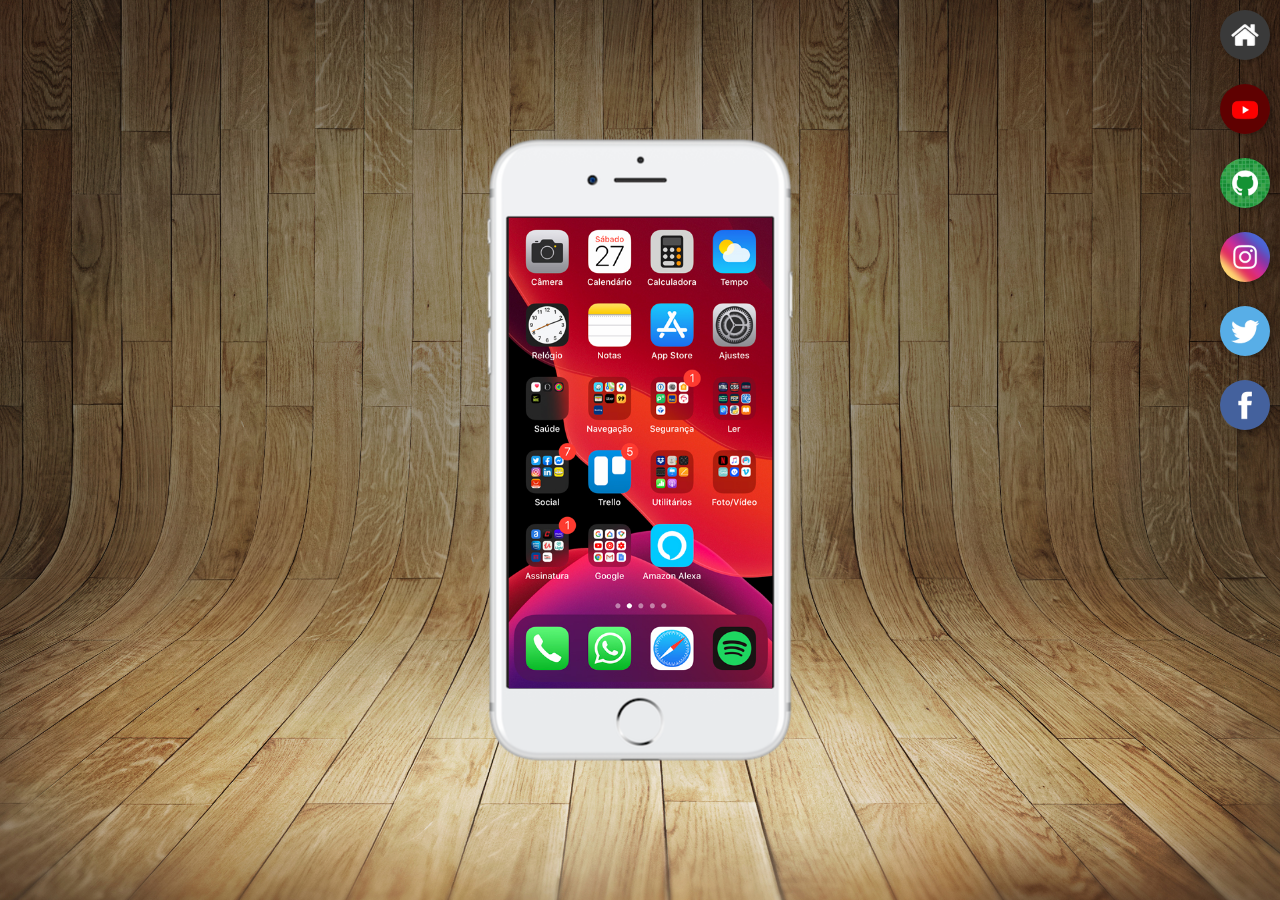
<file: index.html>
<!DOCTYPE html>
<html lang="pt-br">
<head>
    <meta charset="UTF-8">
    <meta name="viewport" content="width=device-width, initial-scale=1.0">
    <link rel="stylesheet" href="estilo/style.css">
    <link rel="shortcut icon" href="image/favicon.ico" type="image/x-icon">
    <title>Projeto Social</title>
</head>
<body>
    <main>

        <section id="telefone">
            <iframe src="home.html" name="tela" id="tela" frameborder="0"></iframe>
        </section>

        <section id="redes-sociais">
            <a href="home.html" target="tela"> <img src="image/logo-home.jpg" alt="Home"></a><br>

            <a href="youtube.html" target="tela"> <img src="image/logo-youtube.jpg" alt="Youtube"></a> <br>

            <a href="github.html" target="tela"> <img src="image/logo-github.jpg" alt="GitHub"></a> <br>

            <a href="instagram.html" target="tela"> <img src="image/logo-instagram.jpg" alt="Instagram"></a> <br>

            <a href="twitter.html" target="tela"> <img src="image/logo-twitter.jpg" alt="Twitter"></a> <br>

            <a href="facebook.html" target="tela"> <img src="image/logo-facebook.jpg" alt="Facebook"></a> <br>
        </section>

    </main>
</body>
</html>
</file>
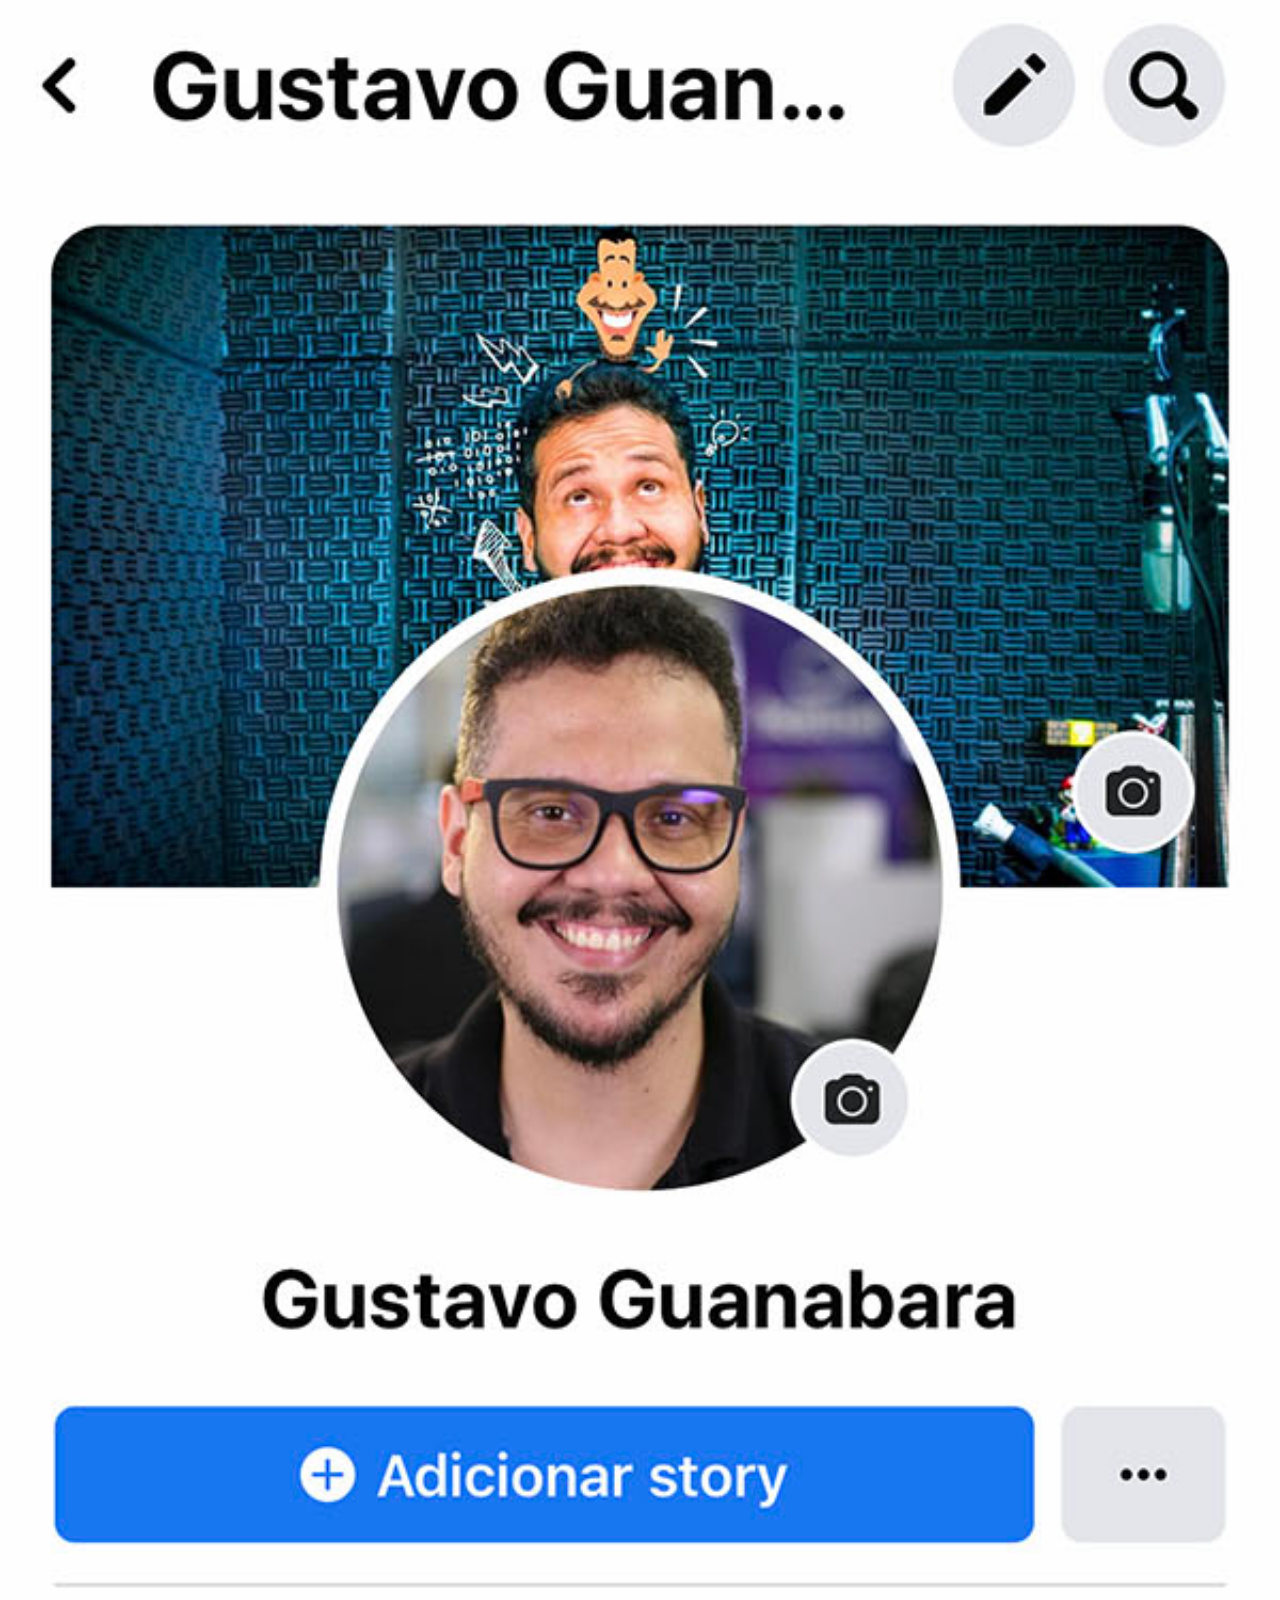
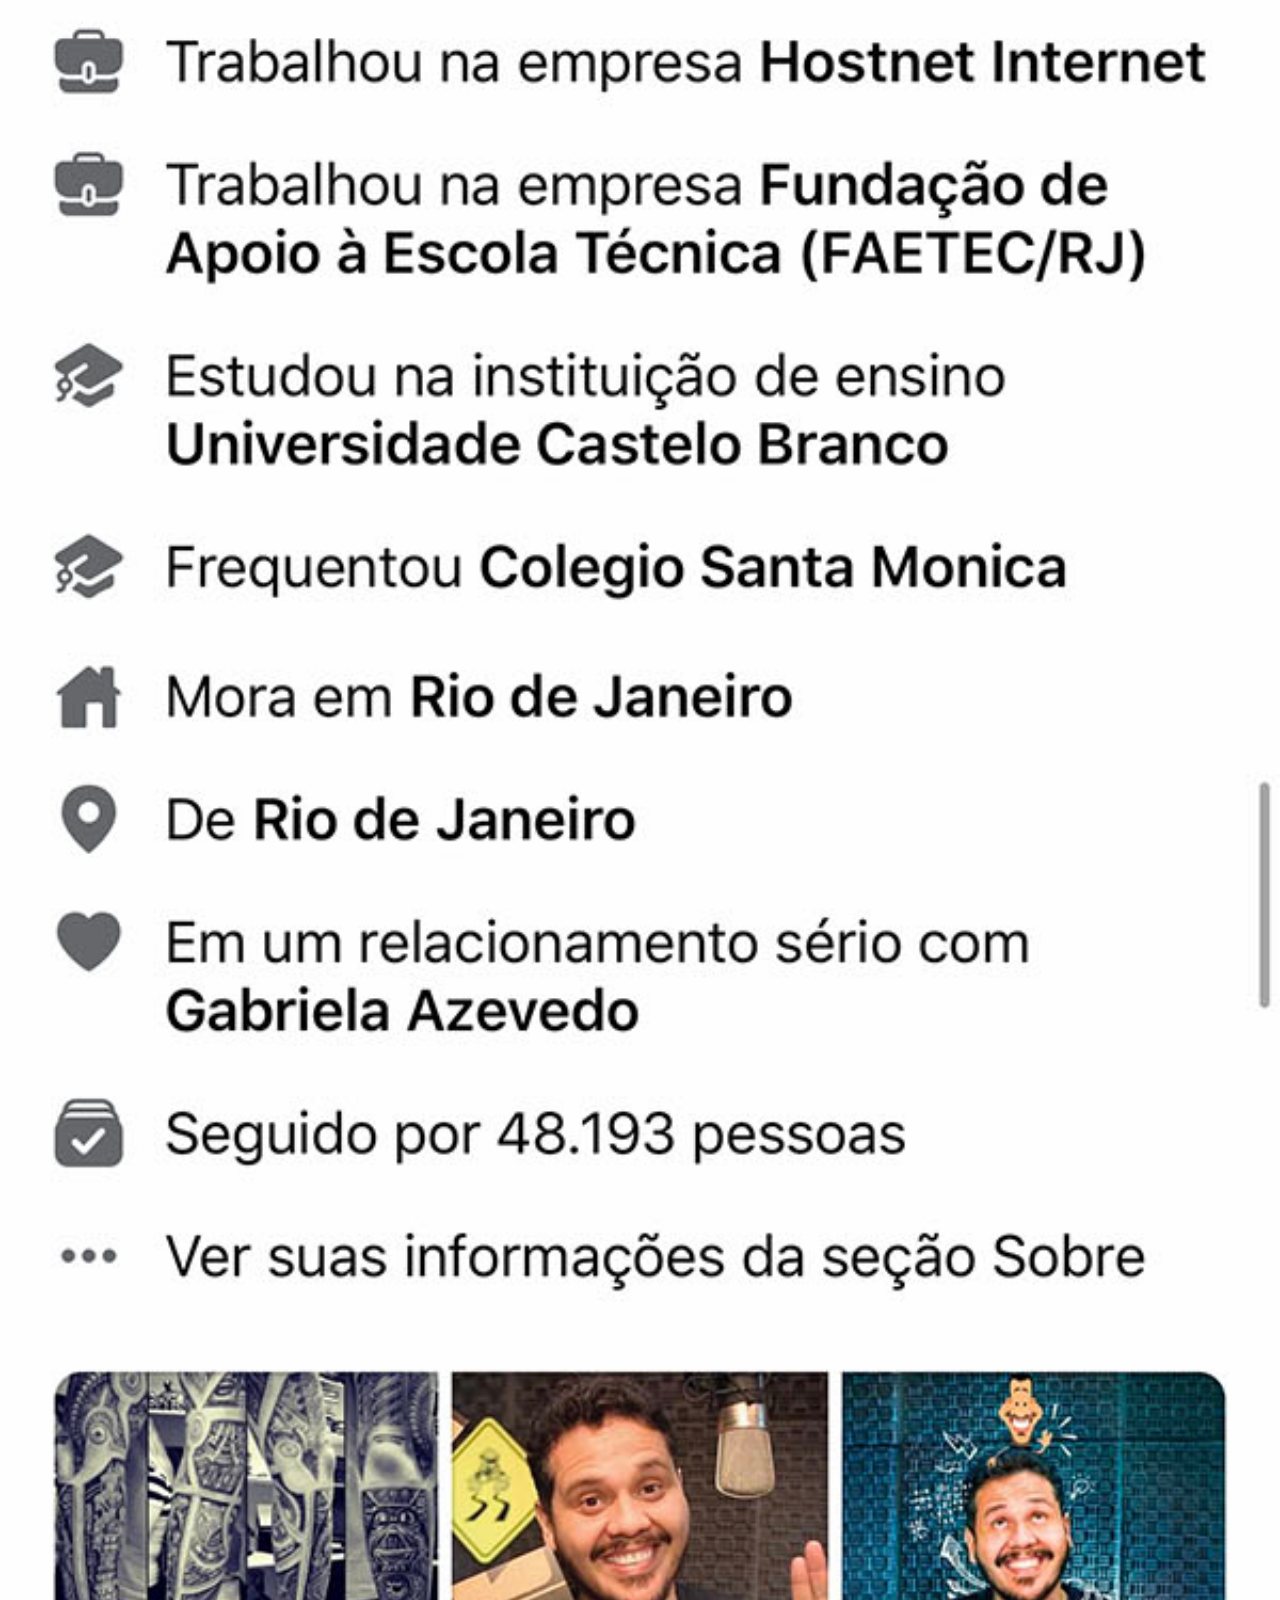
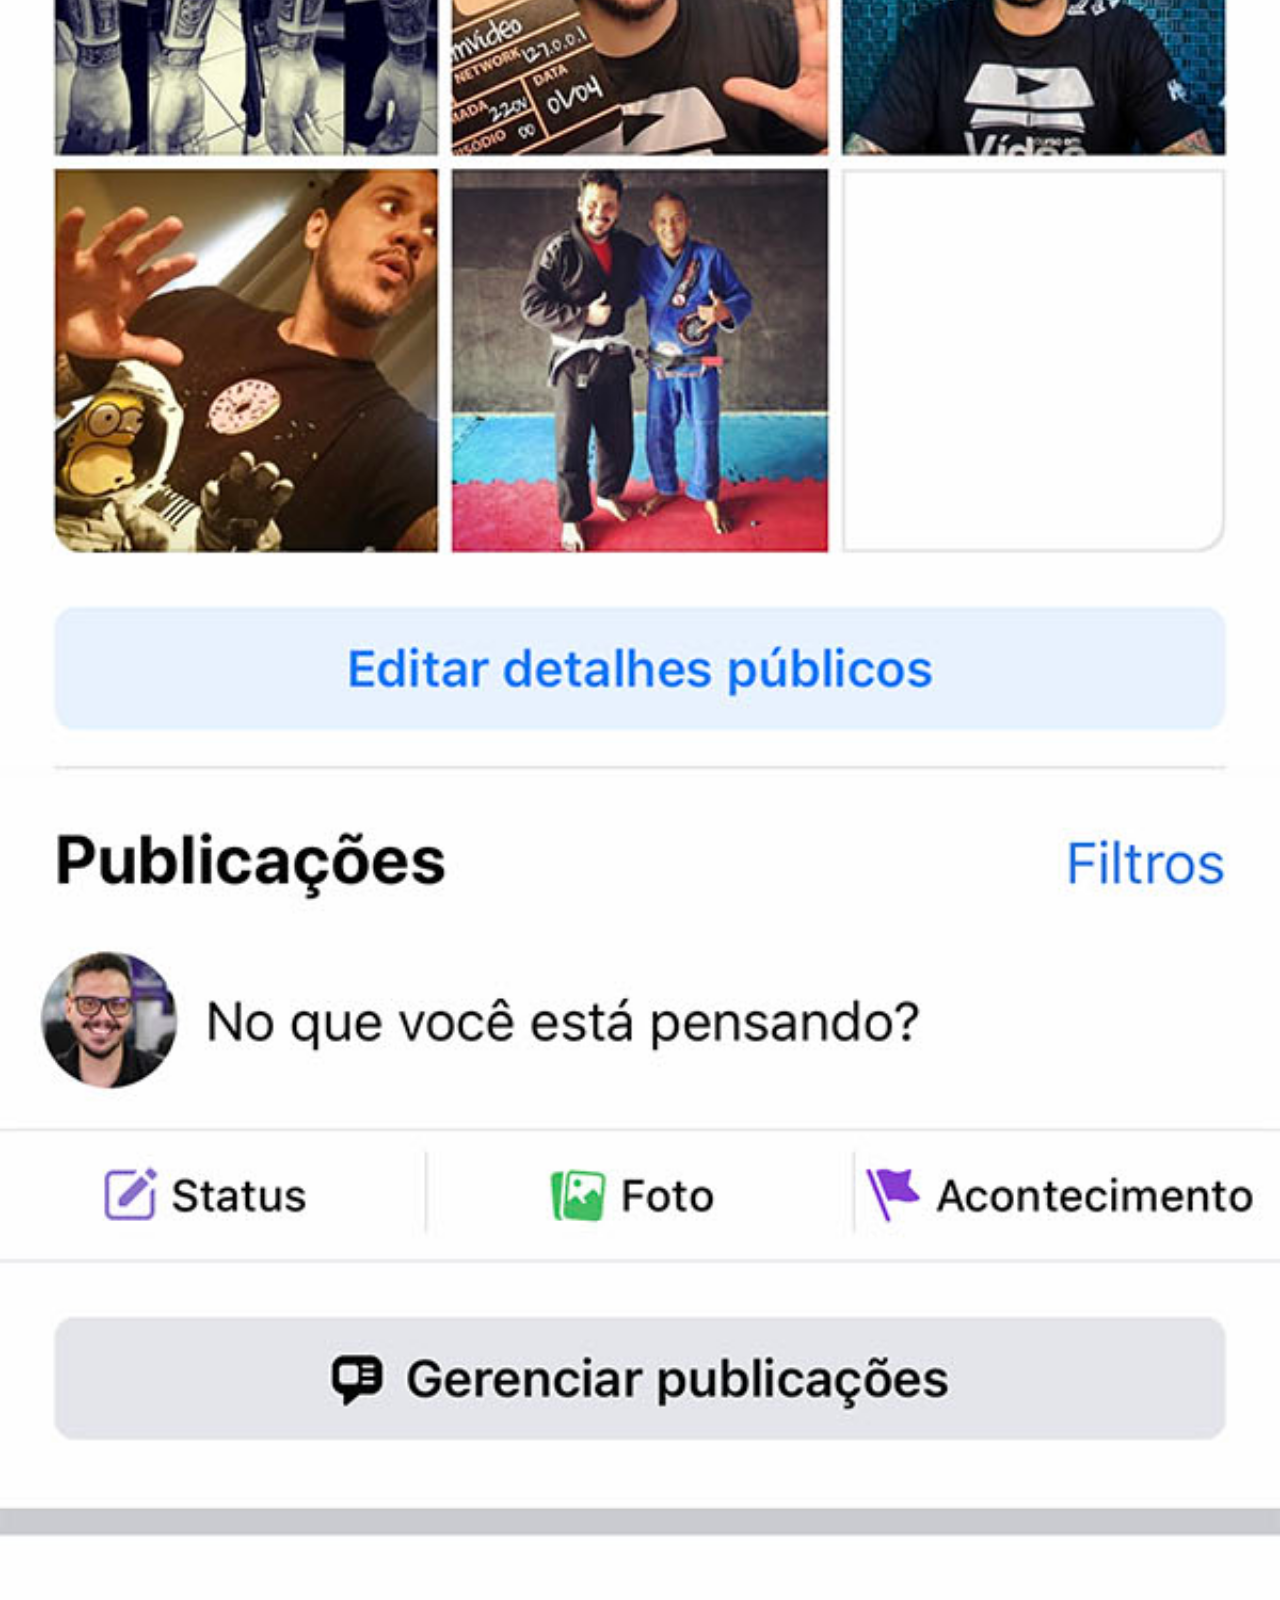
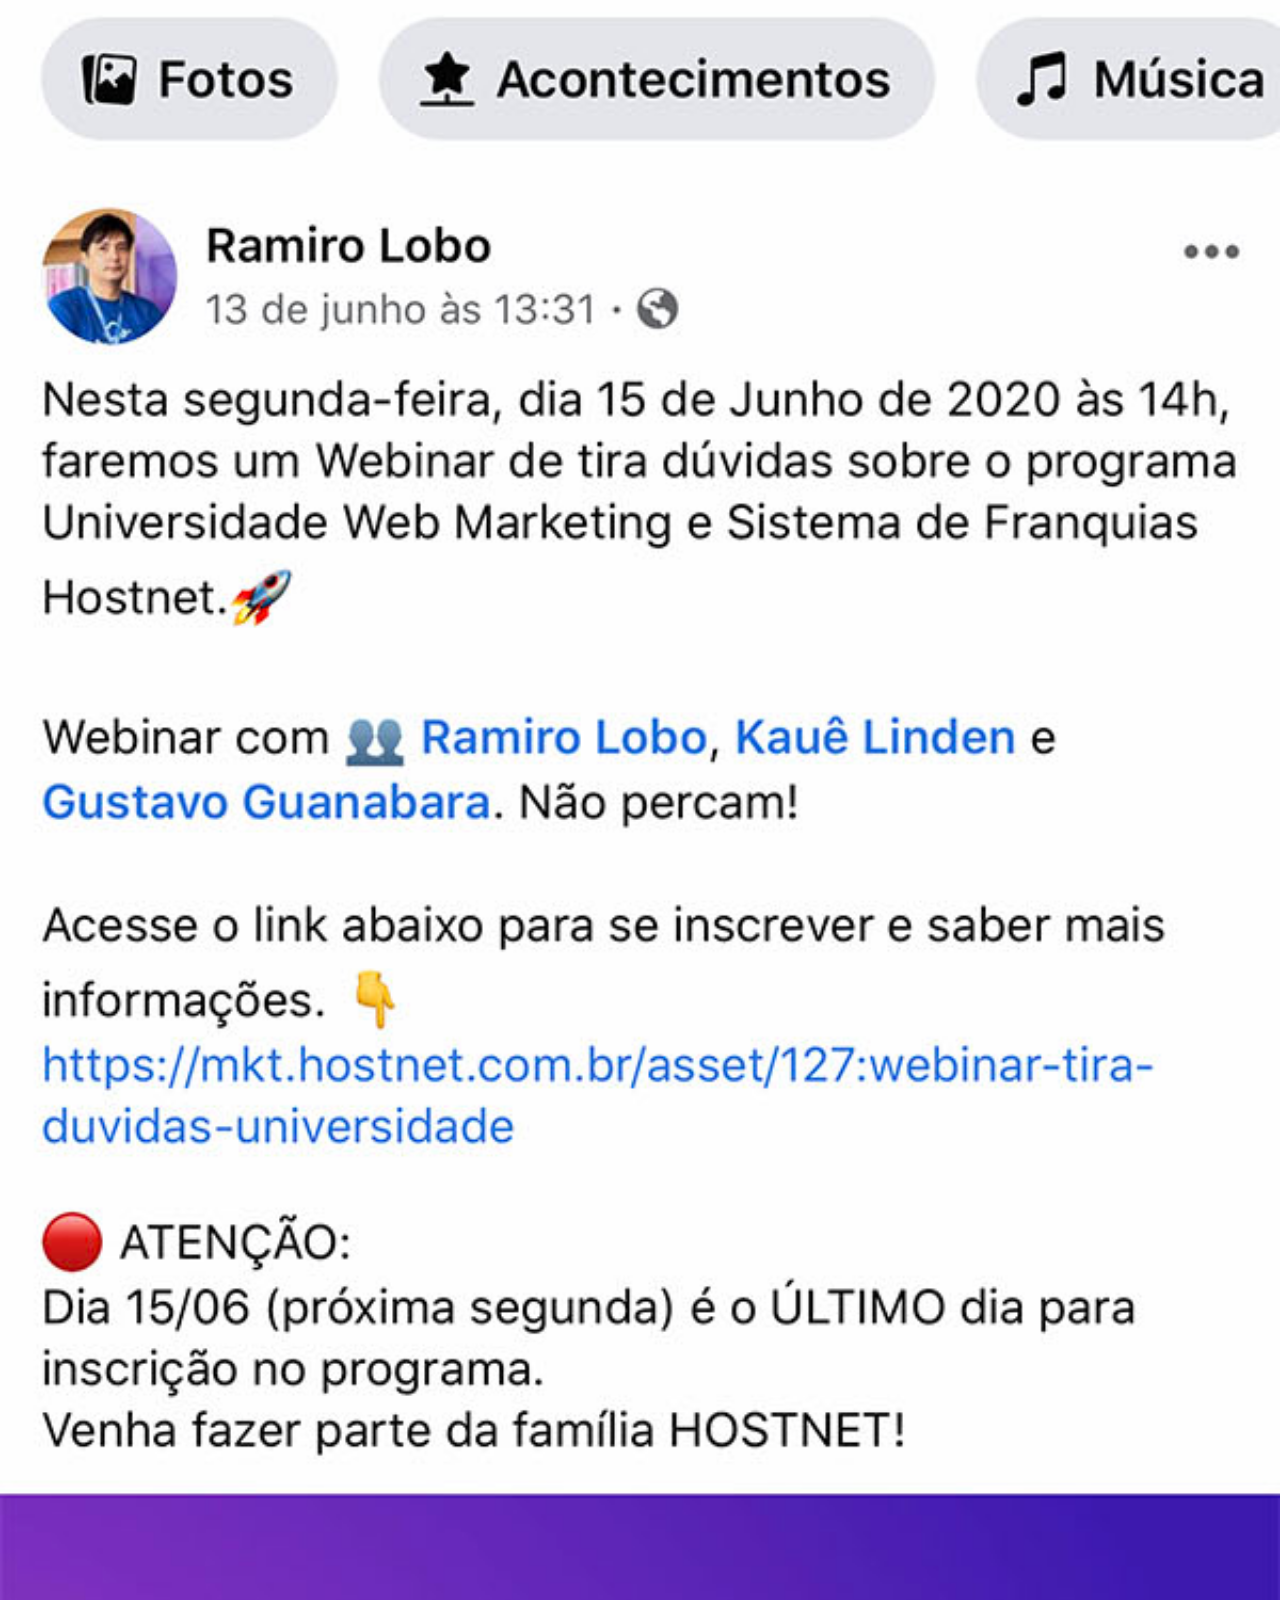
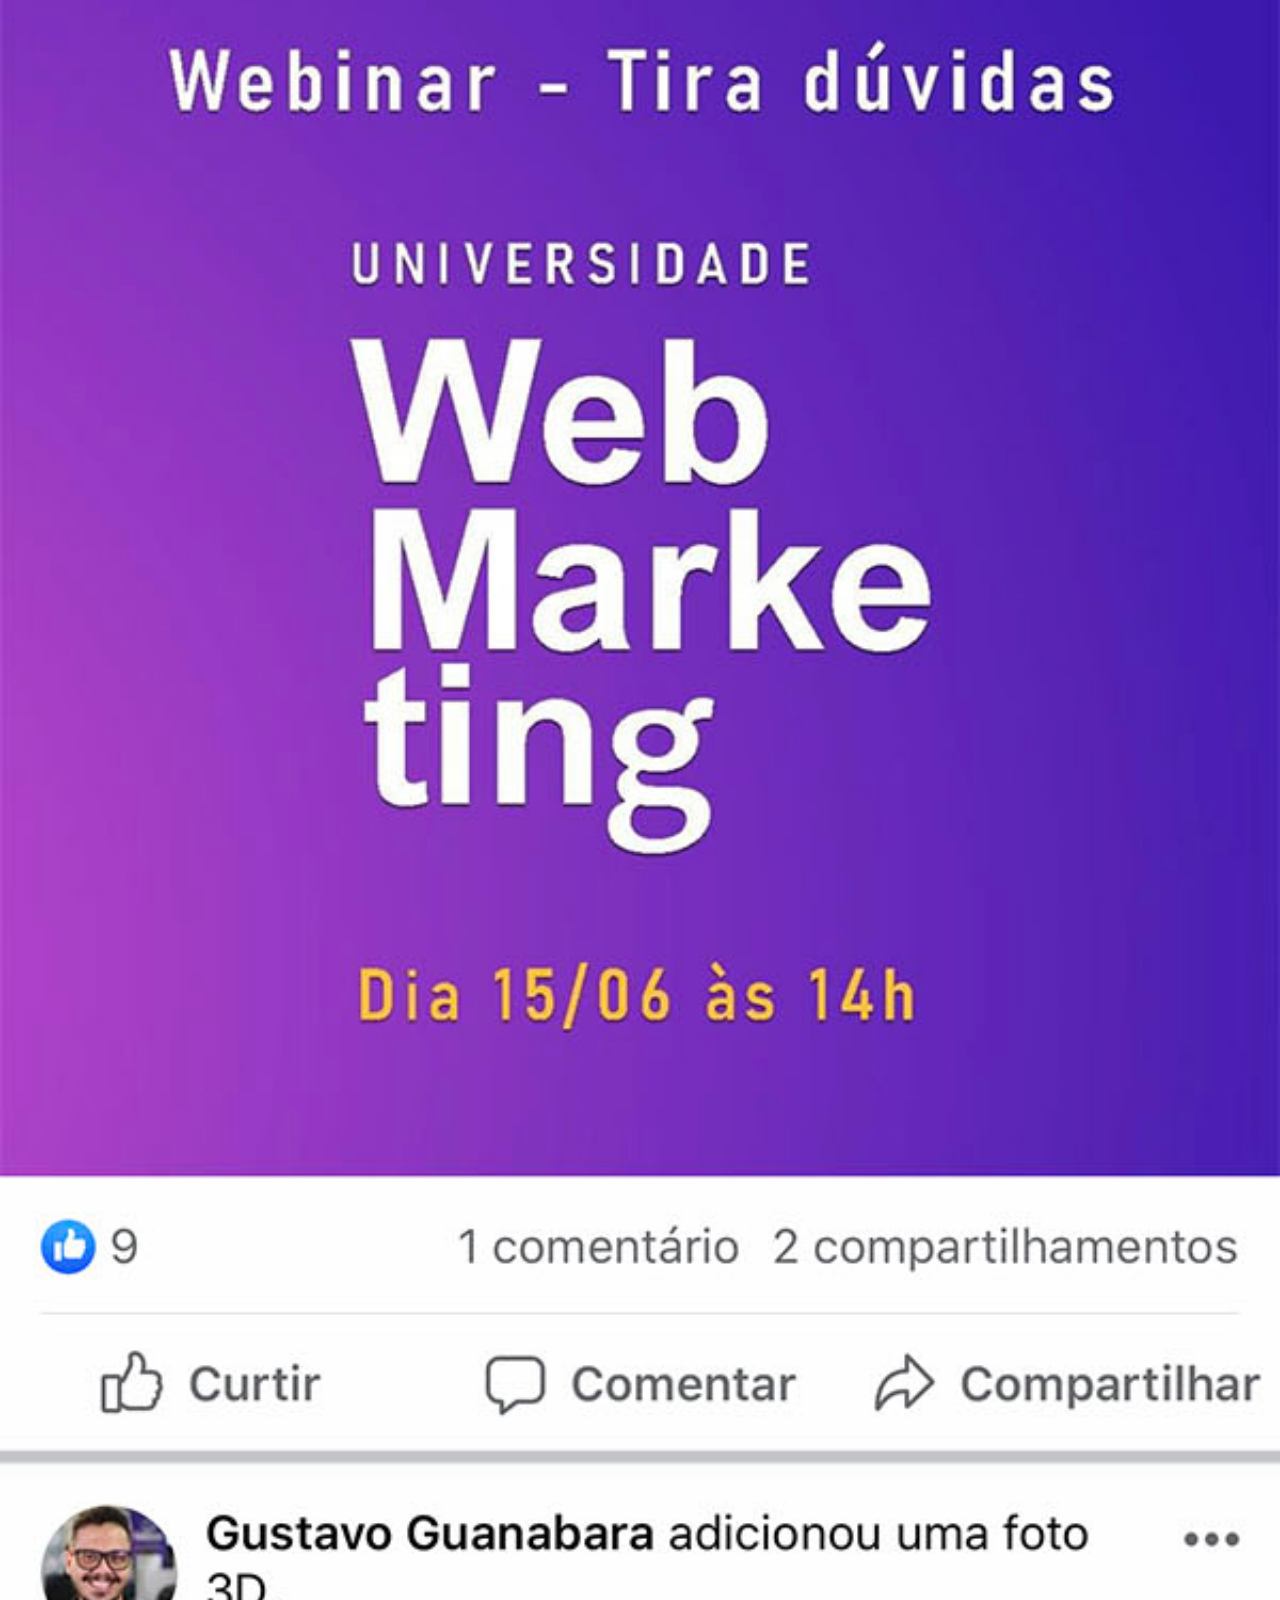
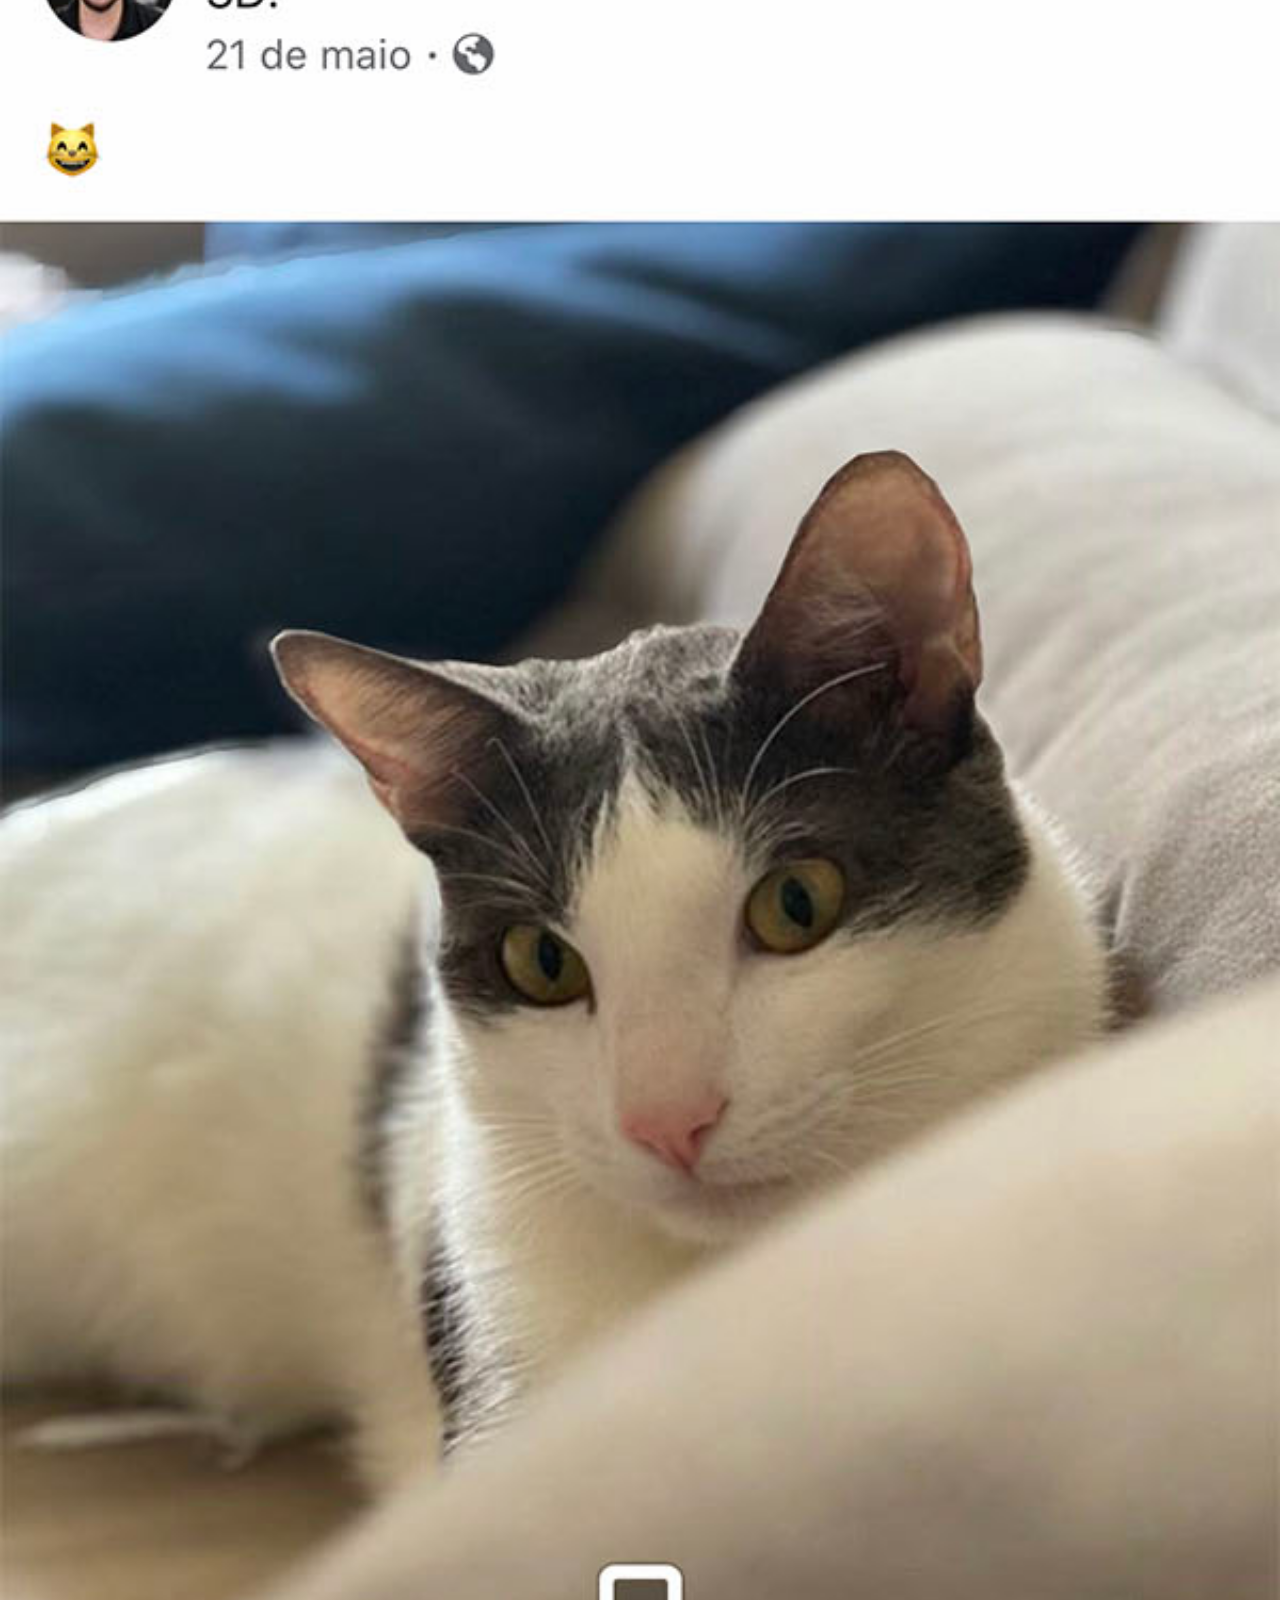
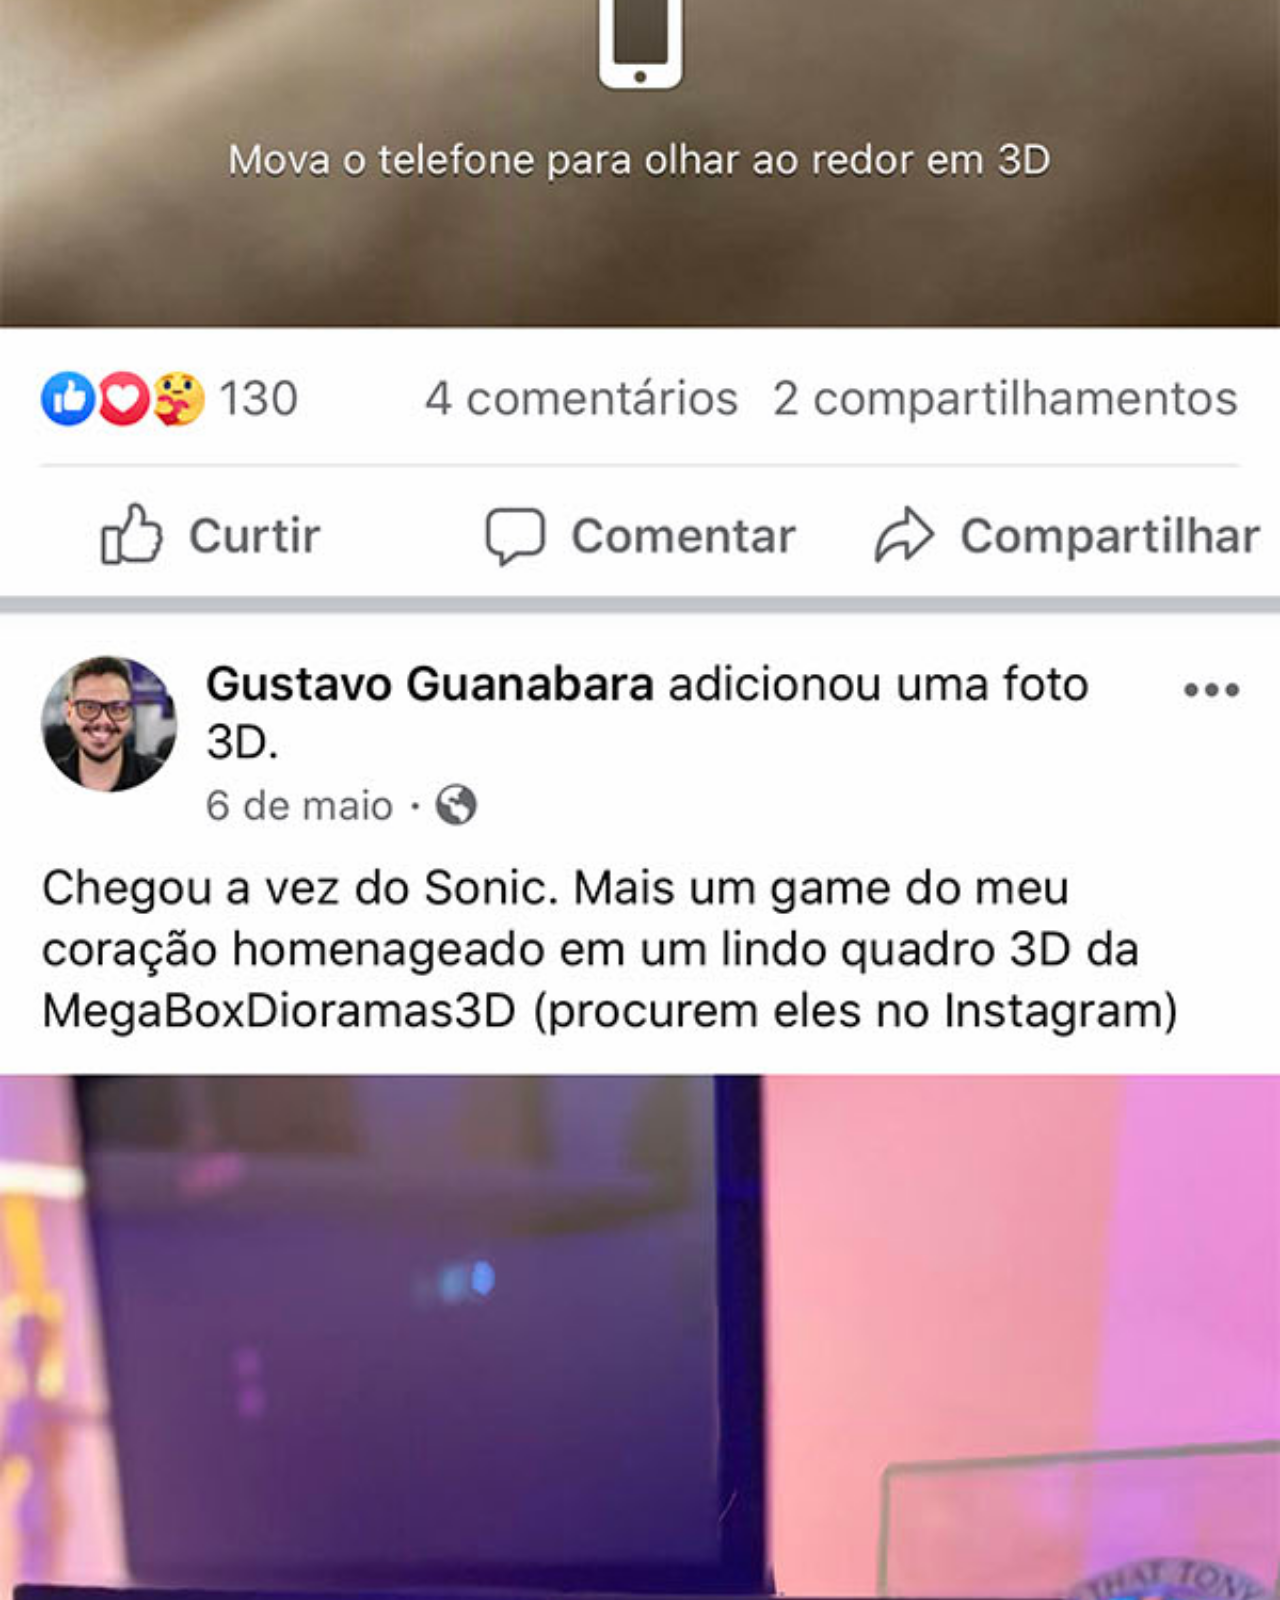
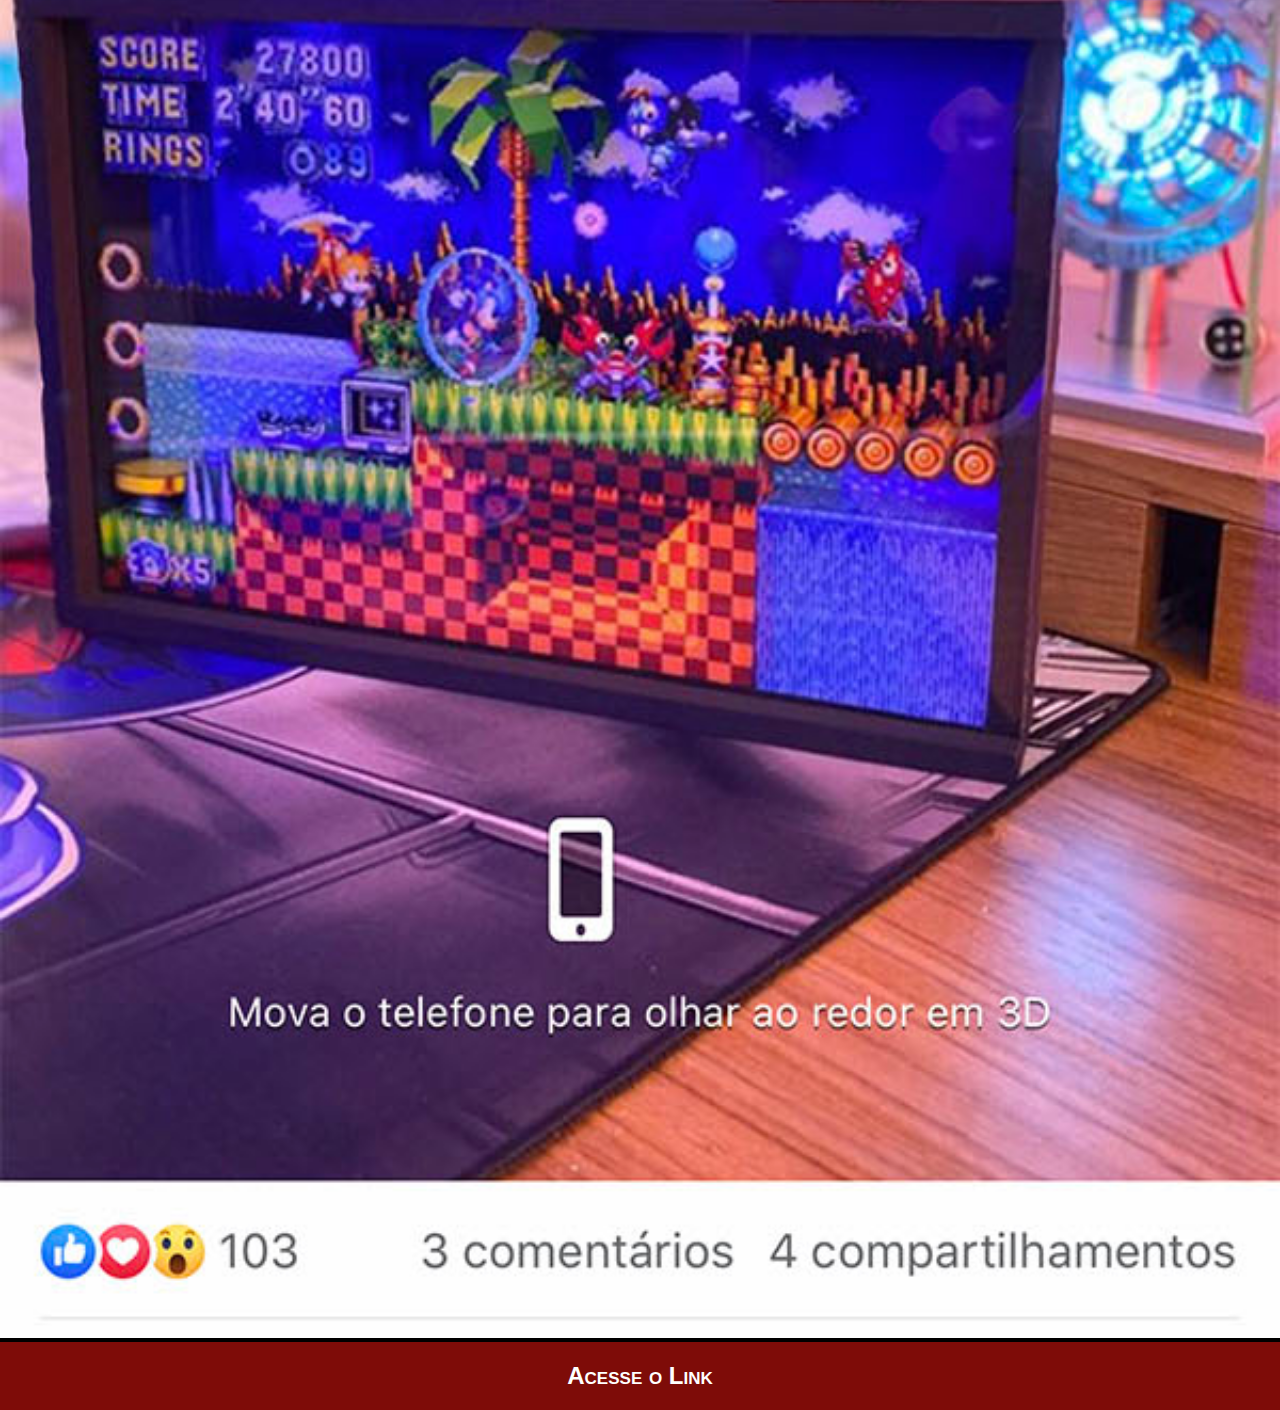
<file: facebook.html>
<!DOCTYPE html>
<html lang="pt-br">
<head>
    <meta charset="UTF-8">
    <meta name="viewport" content="width=device-width, initial-scale=1.0">
    <title>Facebook</title>
    <link rel="stylesheet" href="estilo/social.css">
</head>
<body>
    <img src="image/tela-facebook.jpg" alt="Facebook">
    <a href="#" target="_blank">Acesse o Link</a>
</body>
</html>
</file>
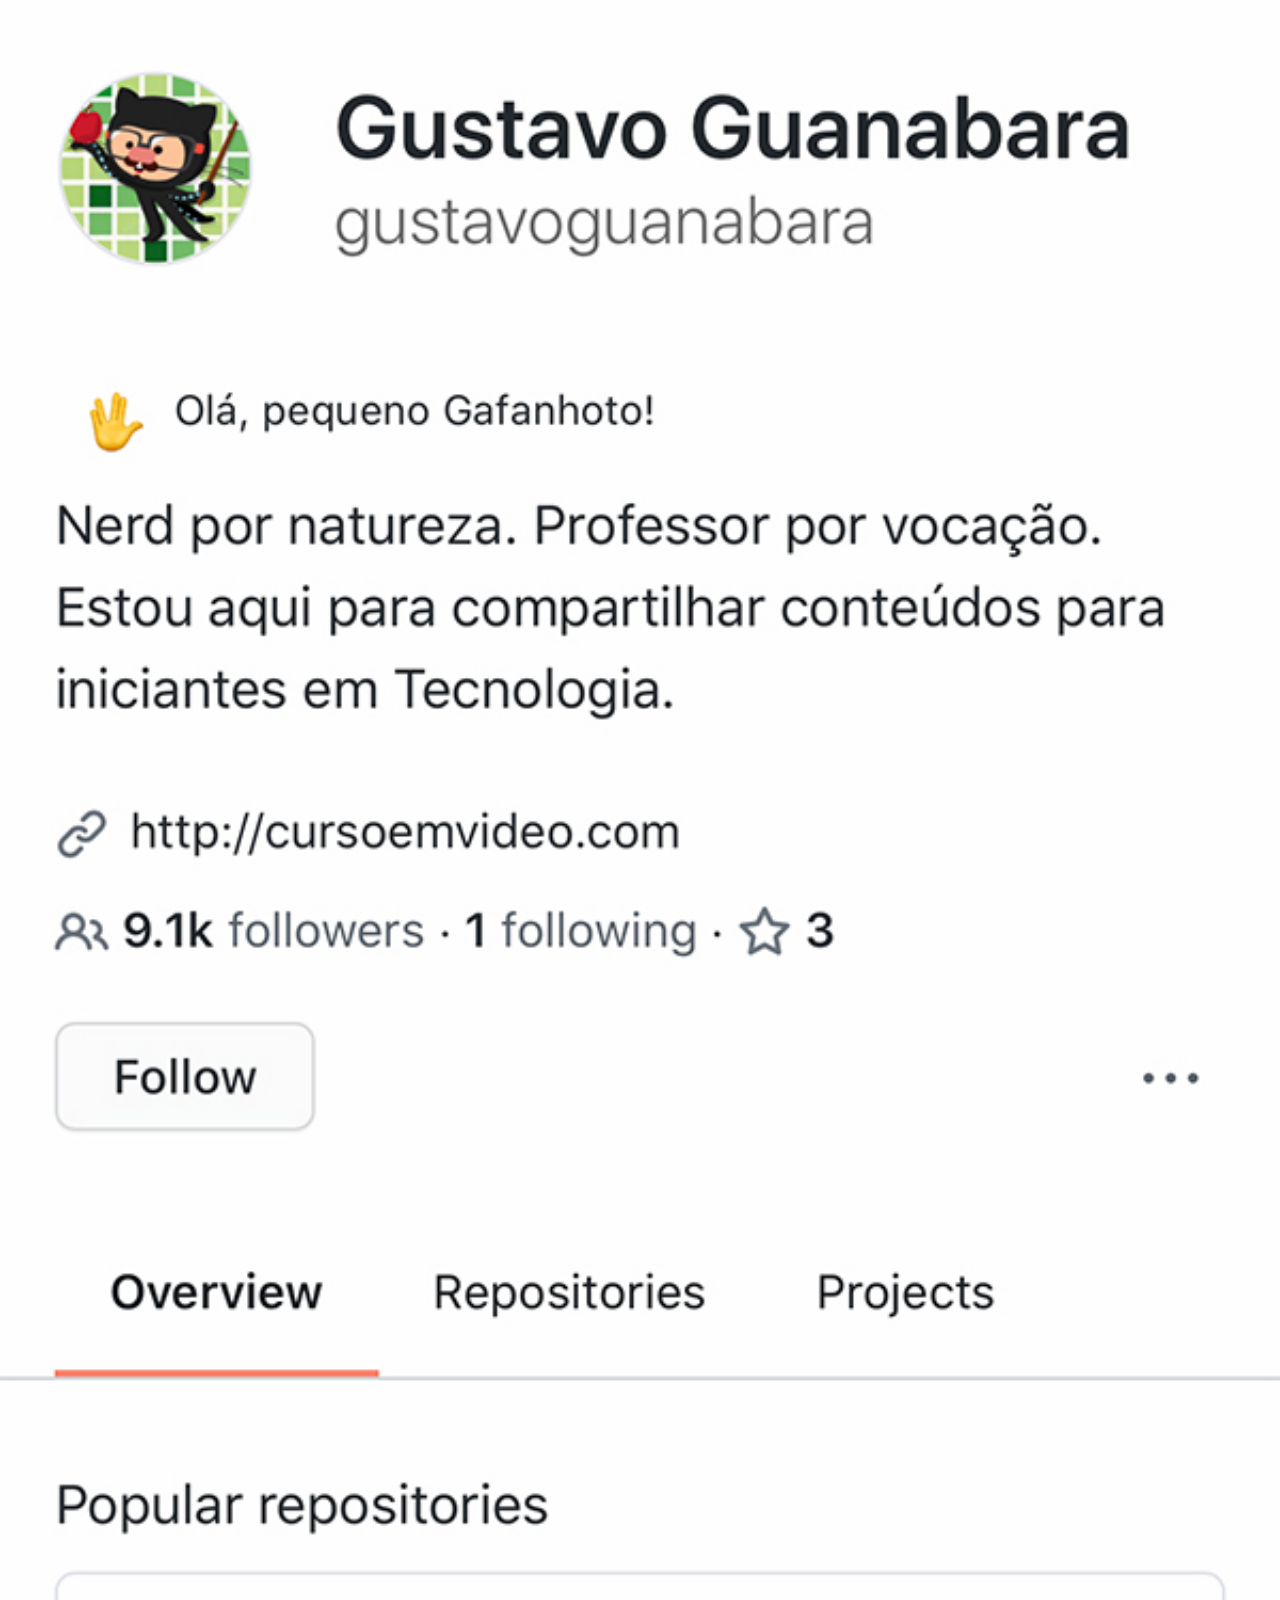
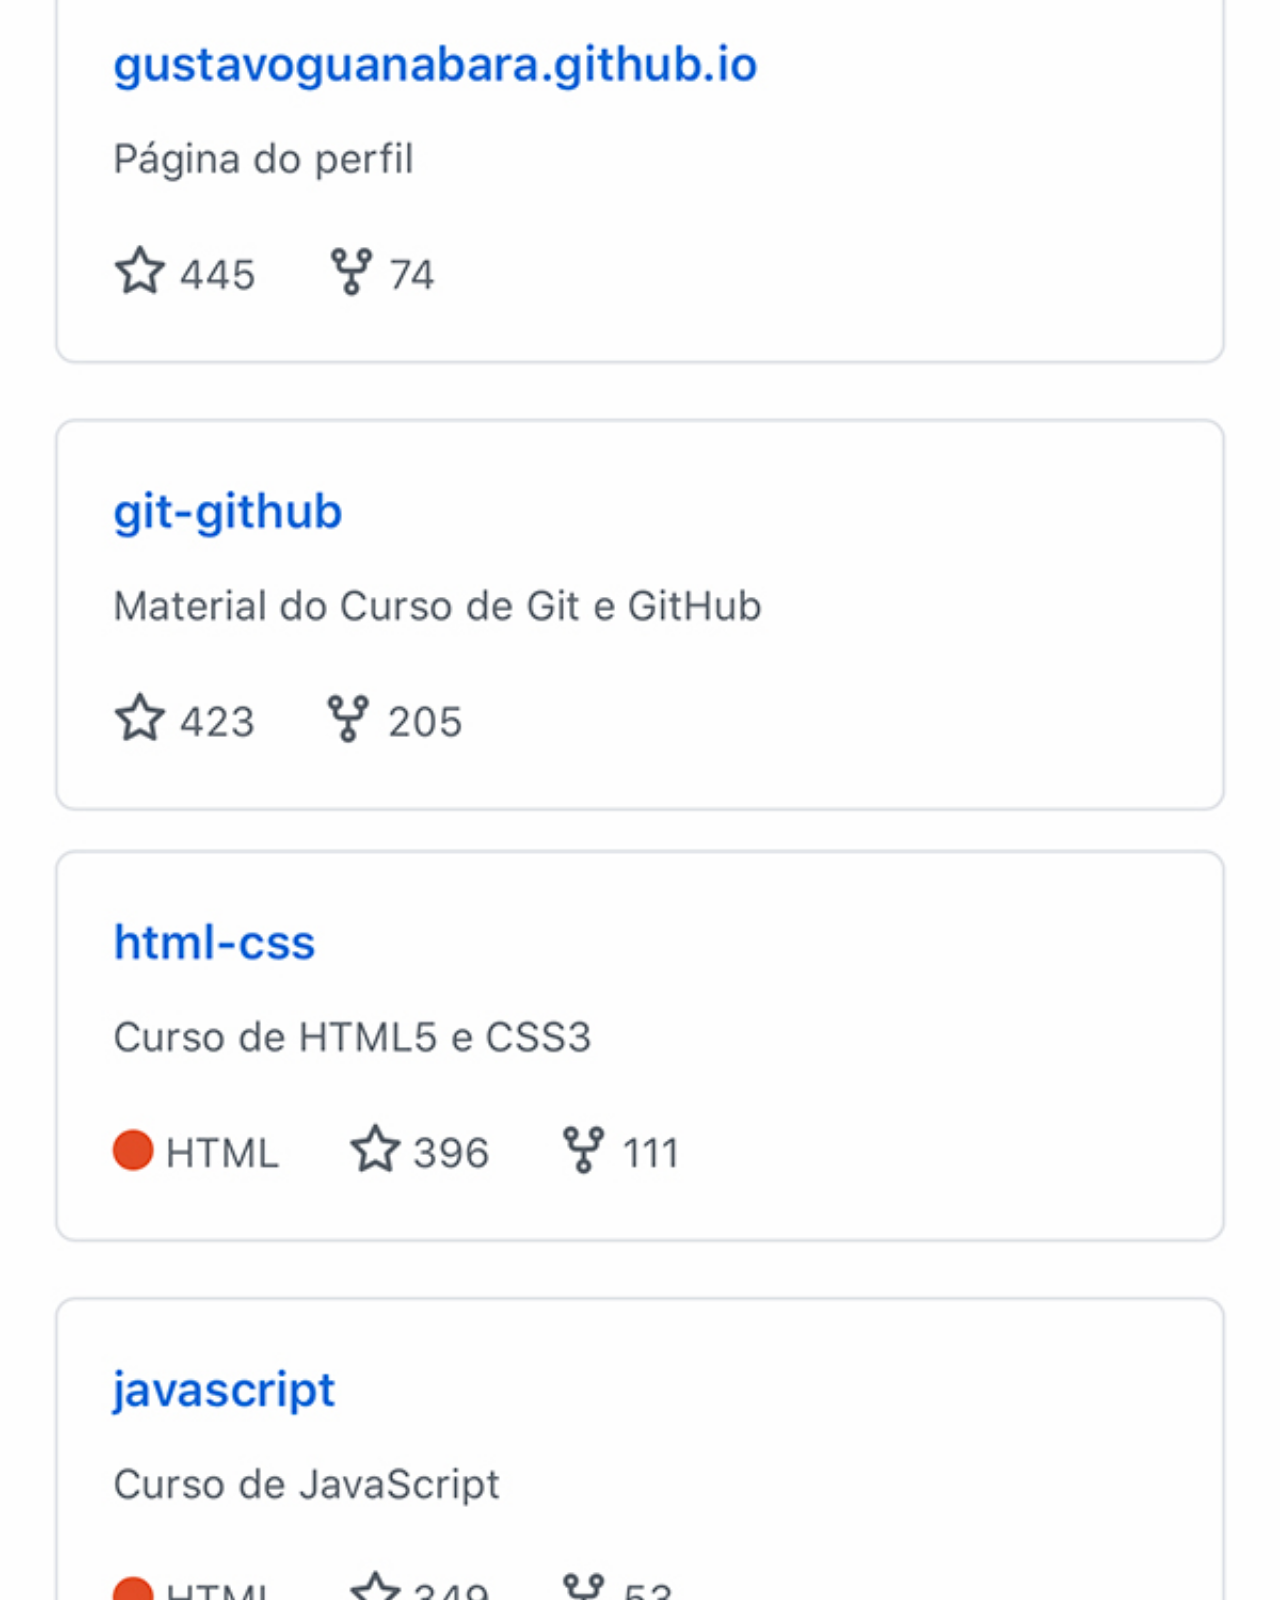
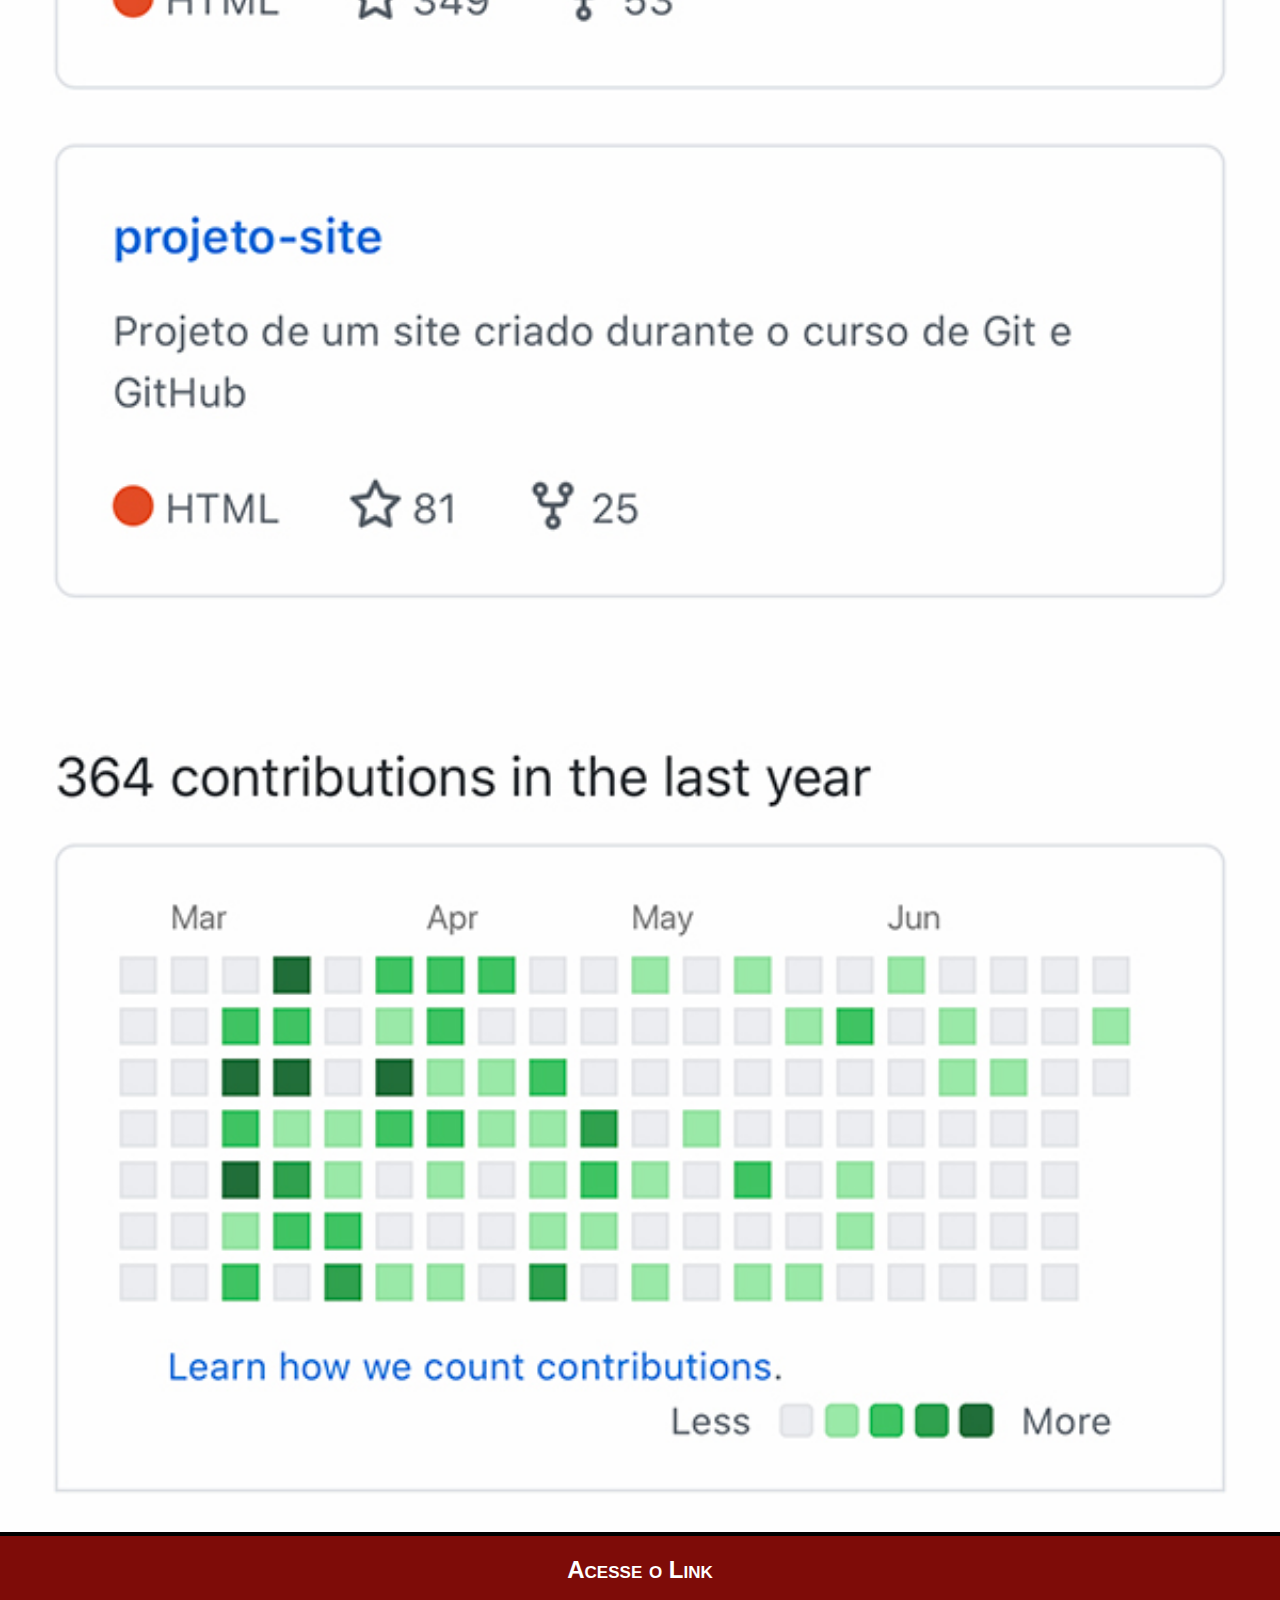
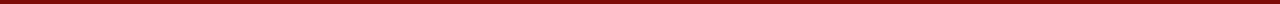
<file: github.html>
<!DOCTYPE html>
<html lang="pt-br">
<head>
    <meta charset="UTF-8">
    <meta name="viewport" content="width=device-width, initial-scale=1.0">
    <title>Github</title>
    <link rel="stylesheet" href="estilo/social.css">
</head>
<body>
    <img src="image/tela-github.jpg" alt="GitHub">
    <a href="#" target="_blank">Acesse o Link</a>
</body>
</html>
</file>
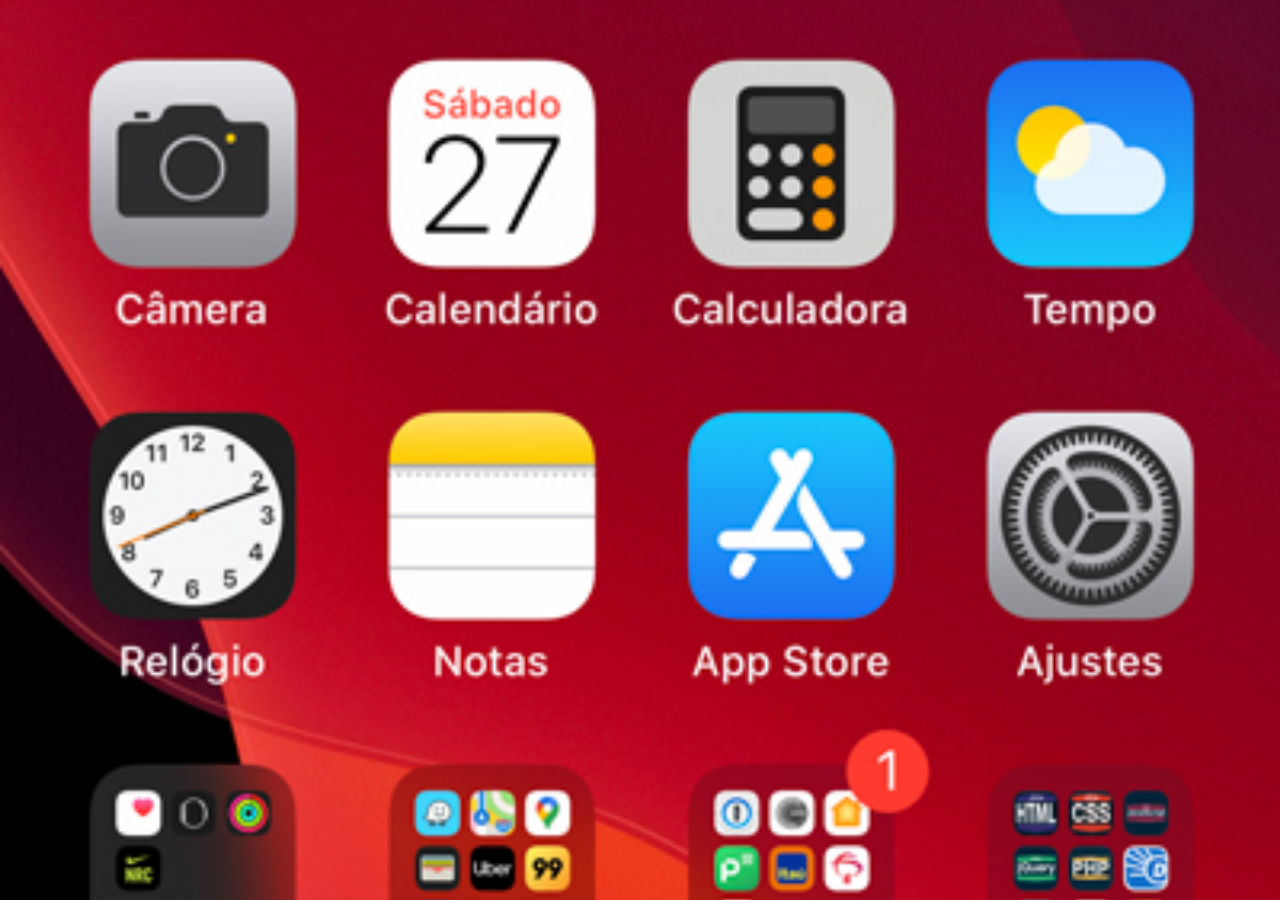
<file: home.html>
<!DOCTYPE html>
<html lang="pt-br">
<head>
    <meta charset="UTF-8">
    <meta name="viewport" content="width=device-width, initial-scale=1.0">
    <title>Home-</title>

    <style>
        *{
            margin: 0px;
            padding: 0px;
        }

        body{
            width: 100vw;
            height: 100vh;
            background: black url('image/tela-home.jpg') no-repeat top center;
            background-size: cover;
        }
    </style>
</head>
<body>
    
</body>
</html>
</file>
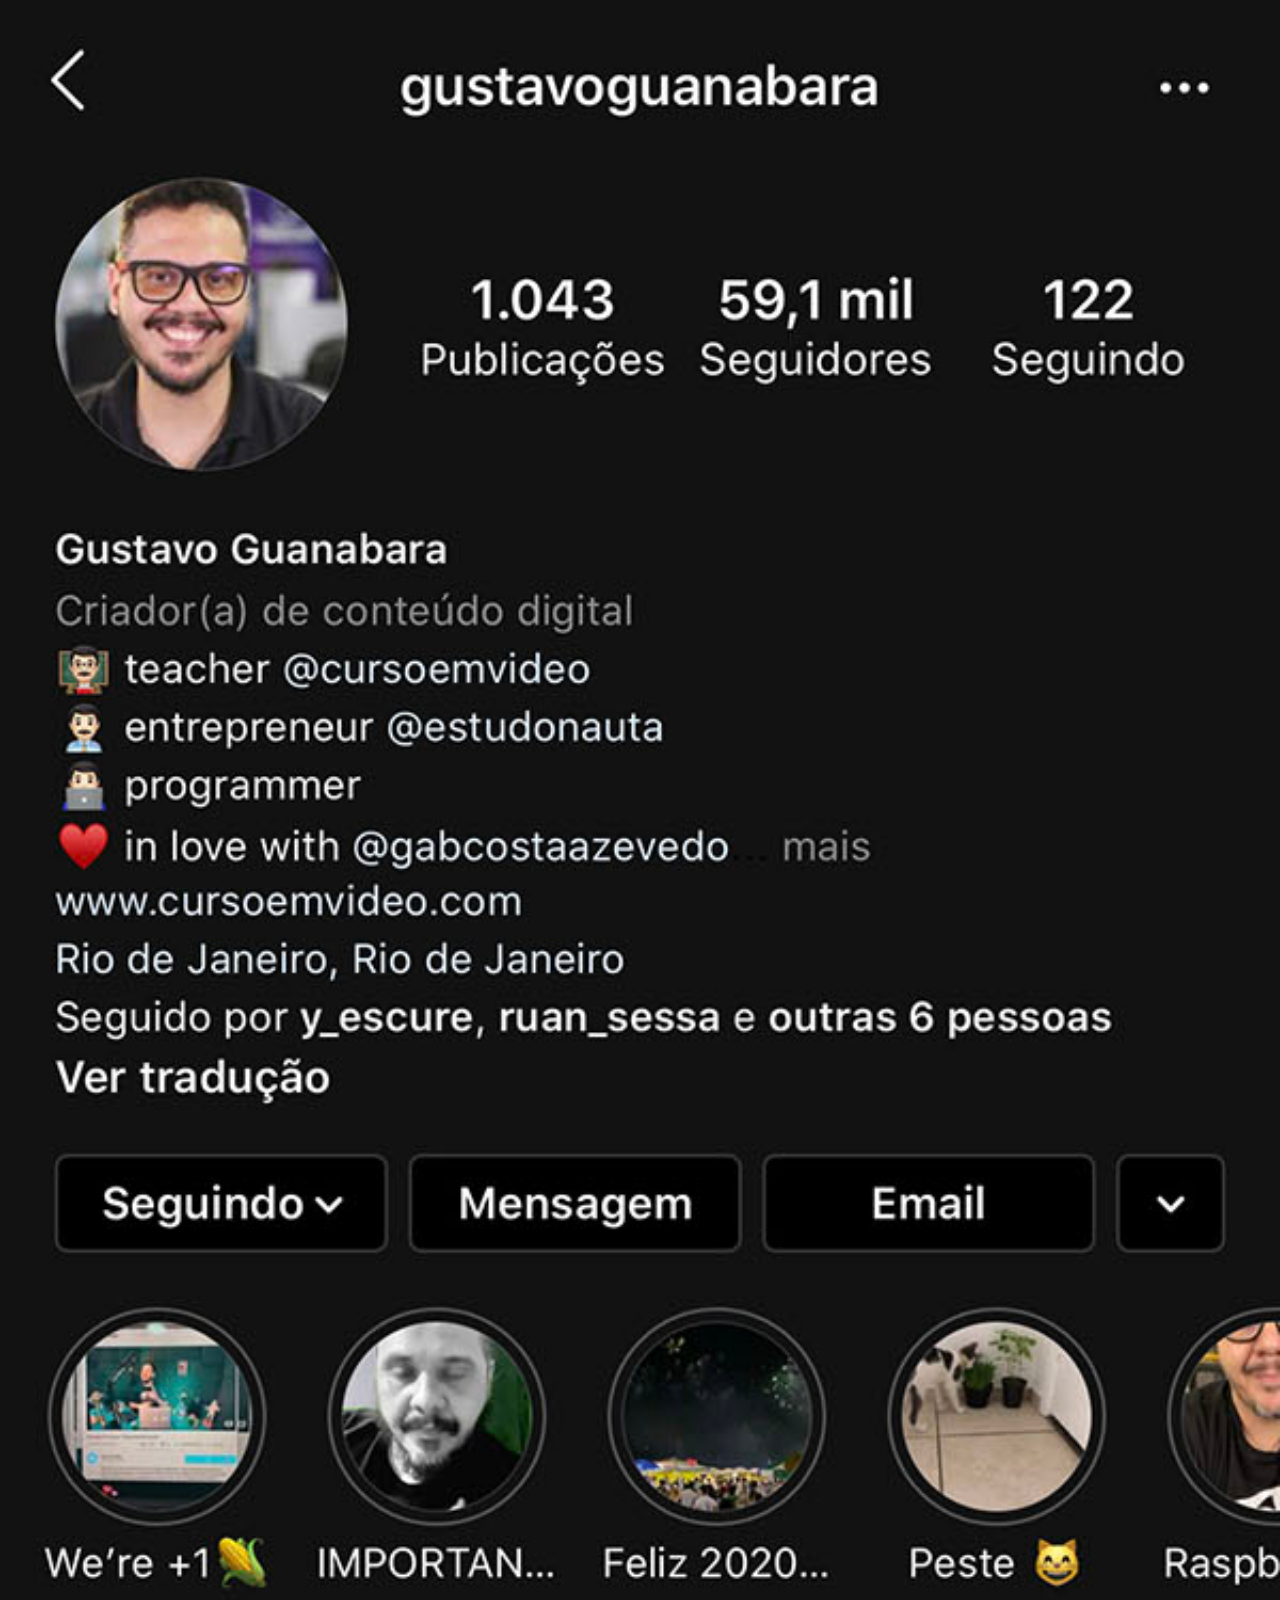
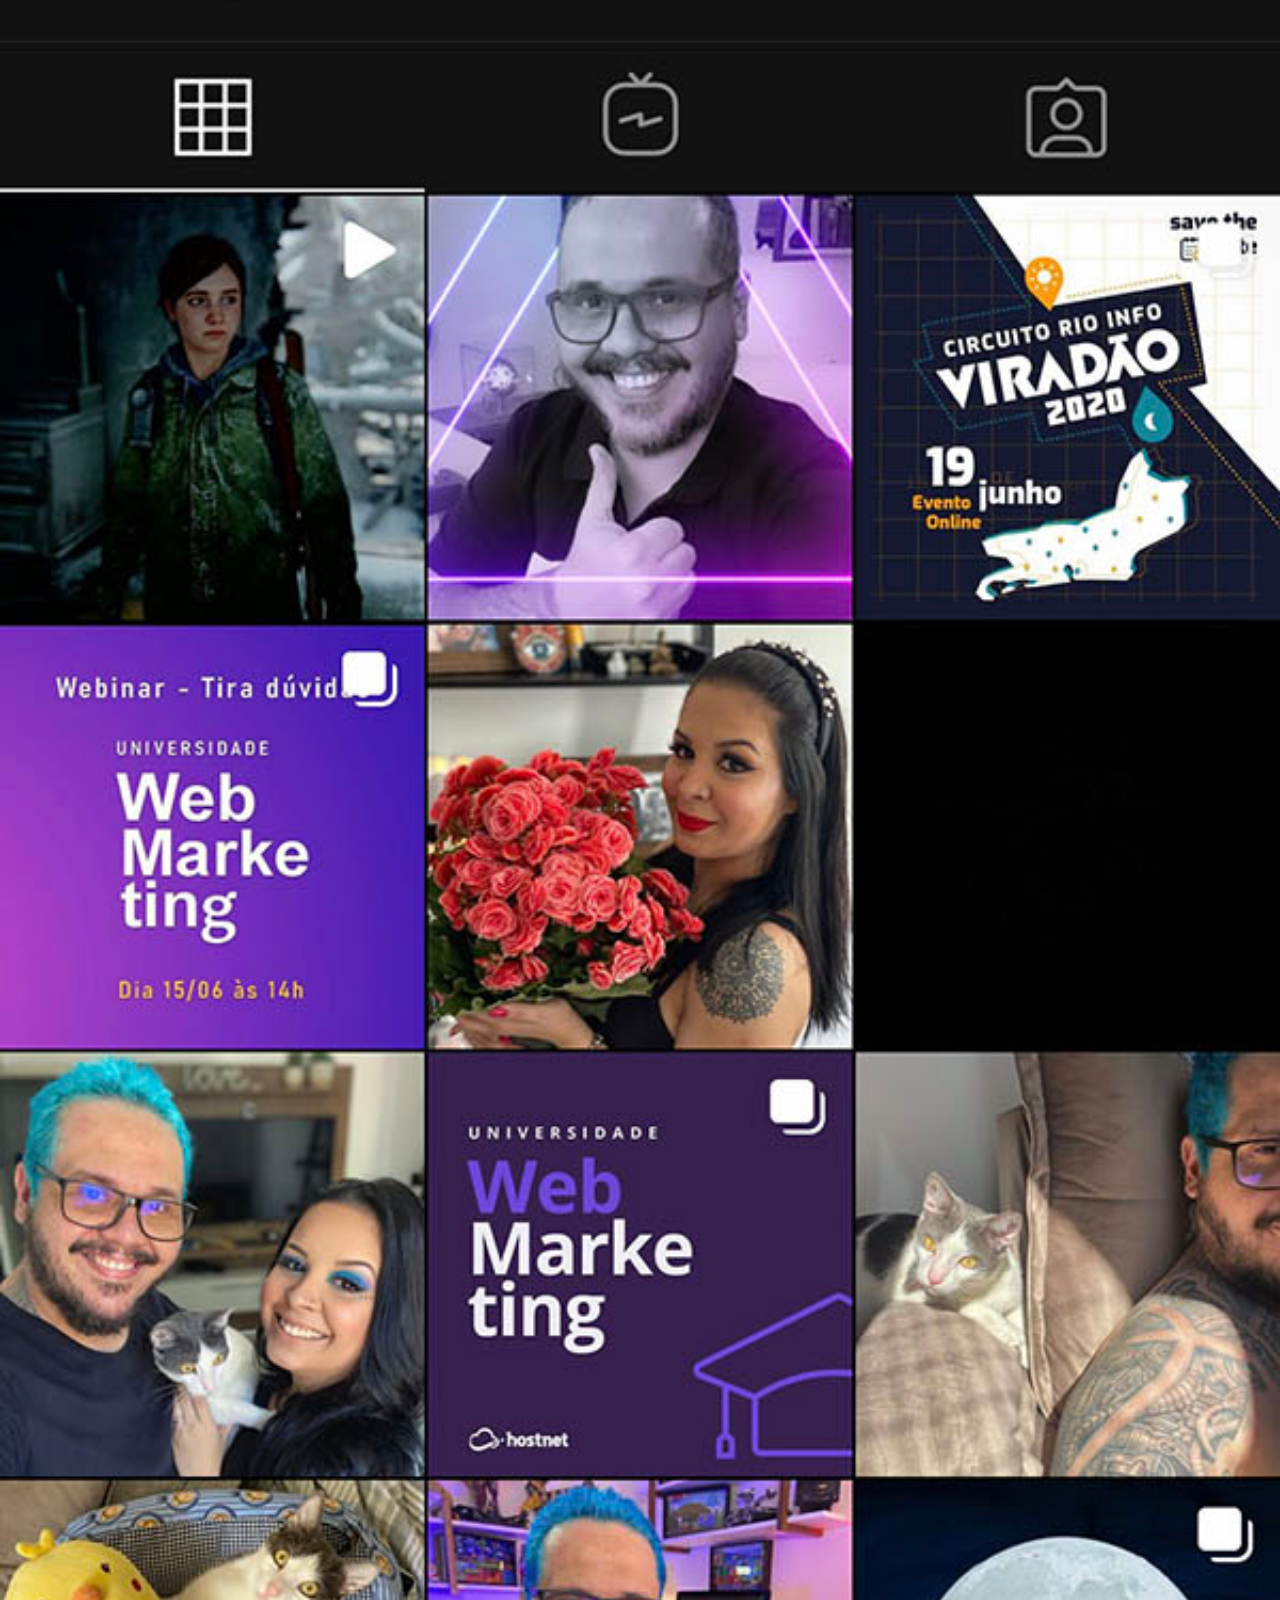
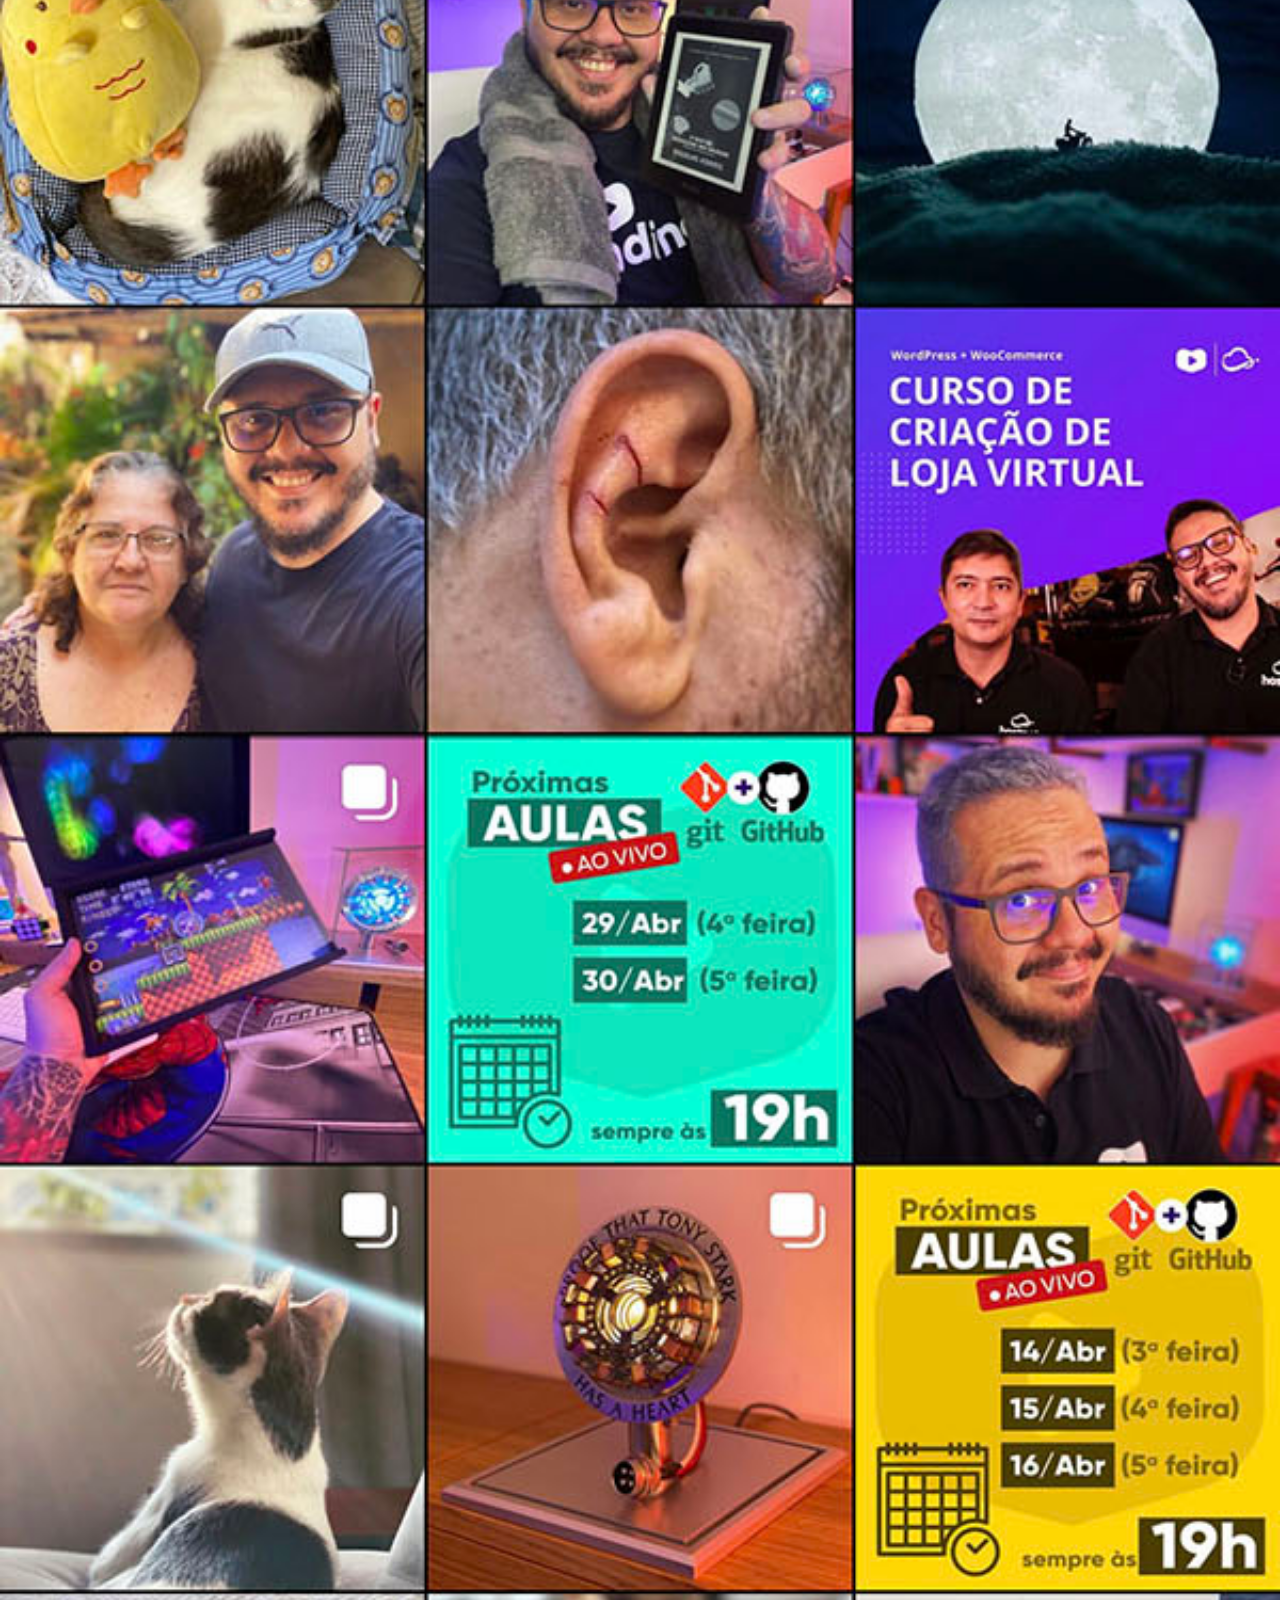
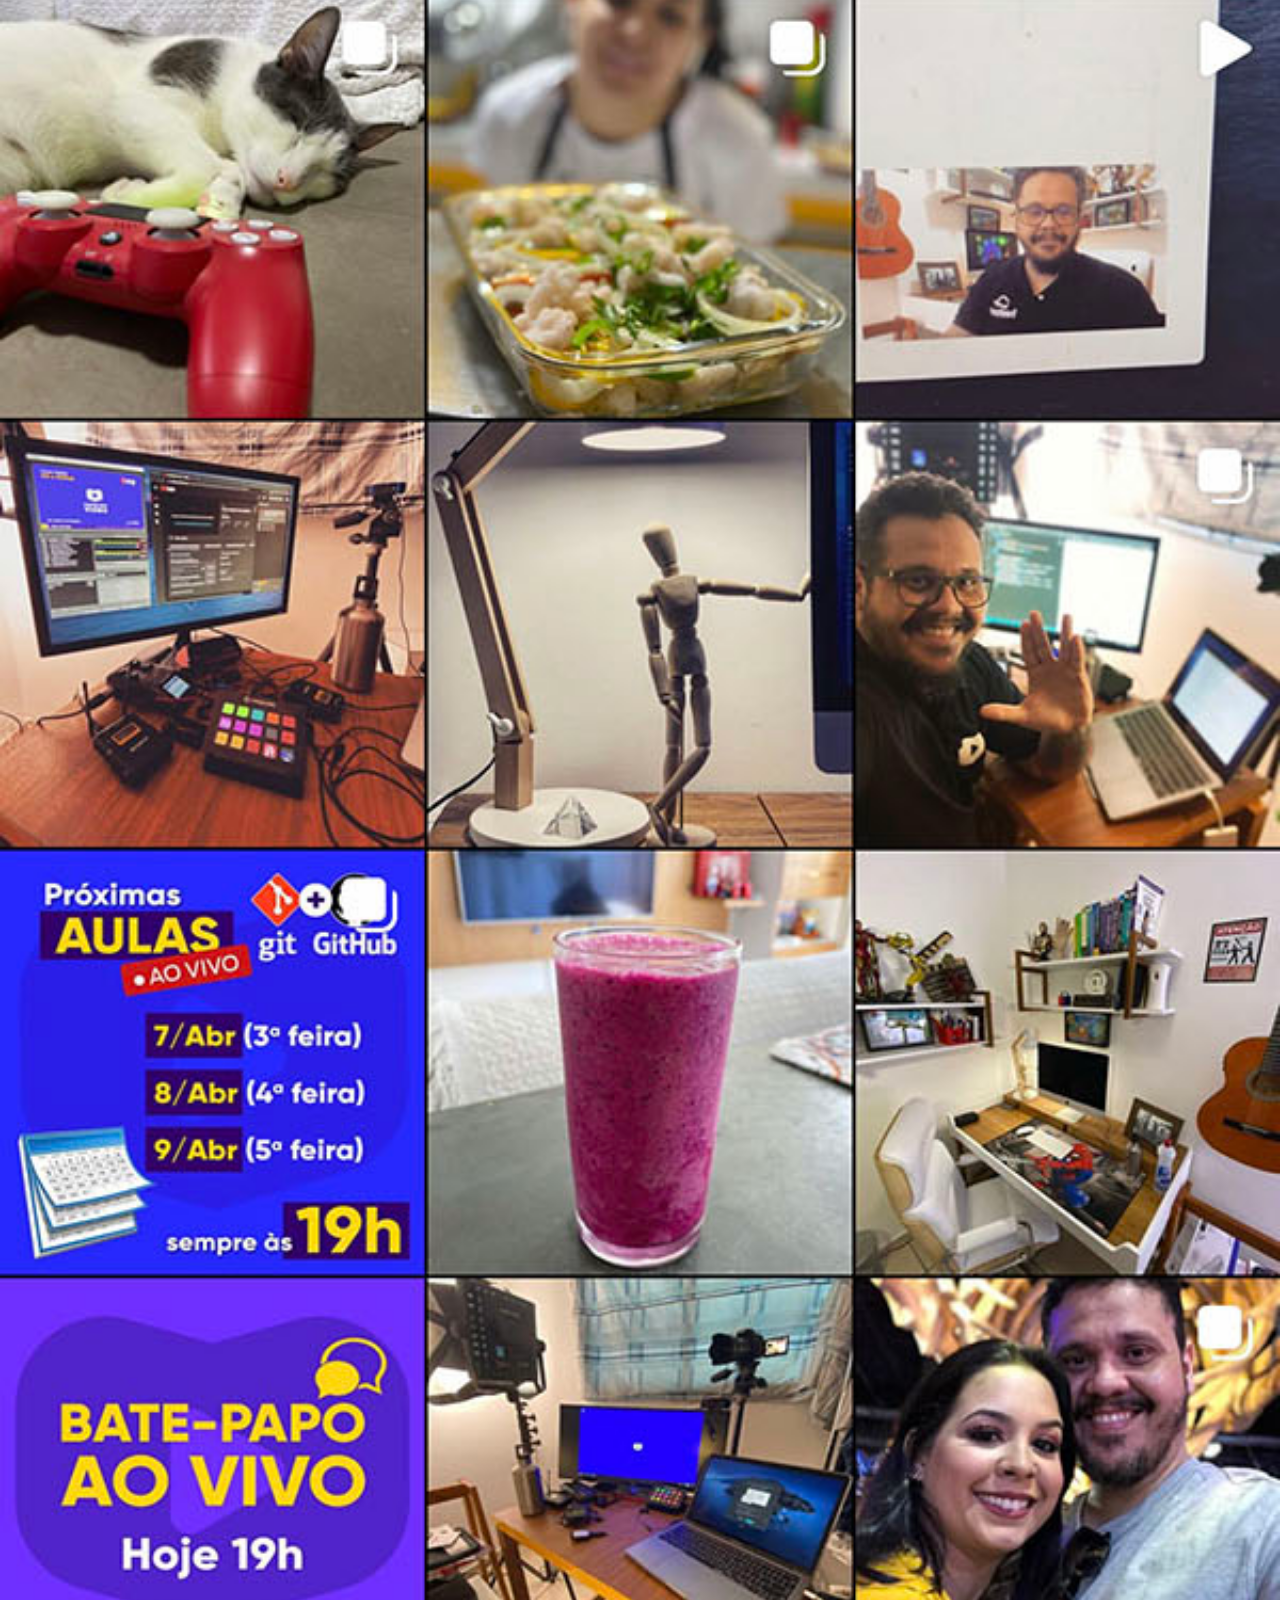
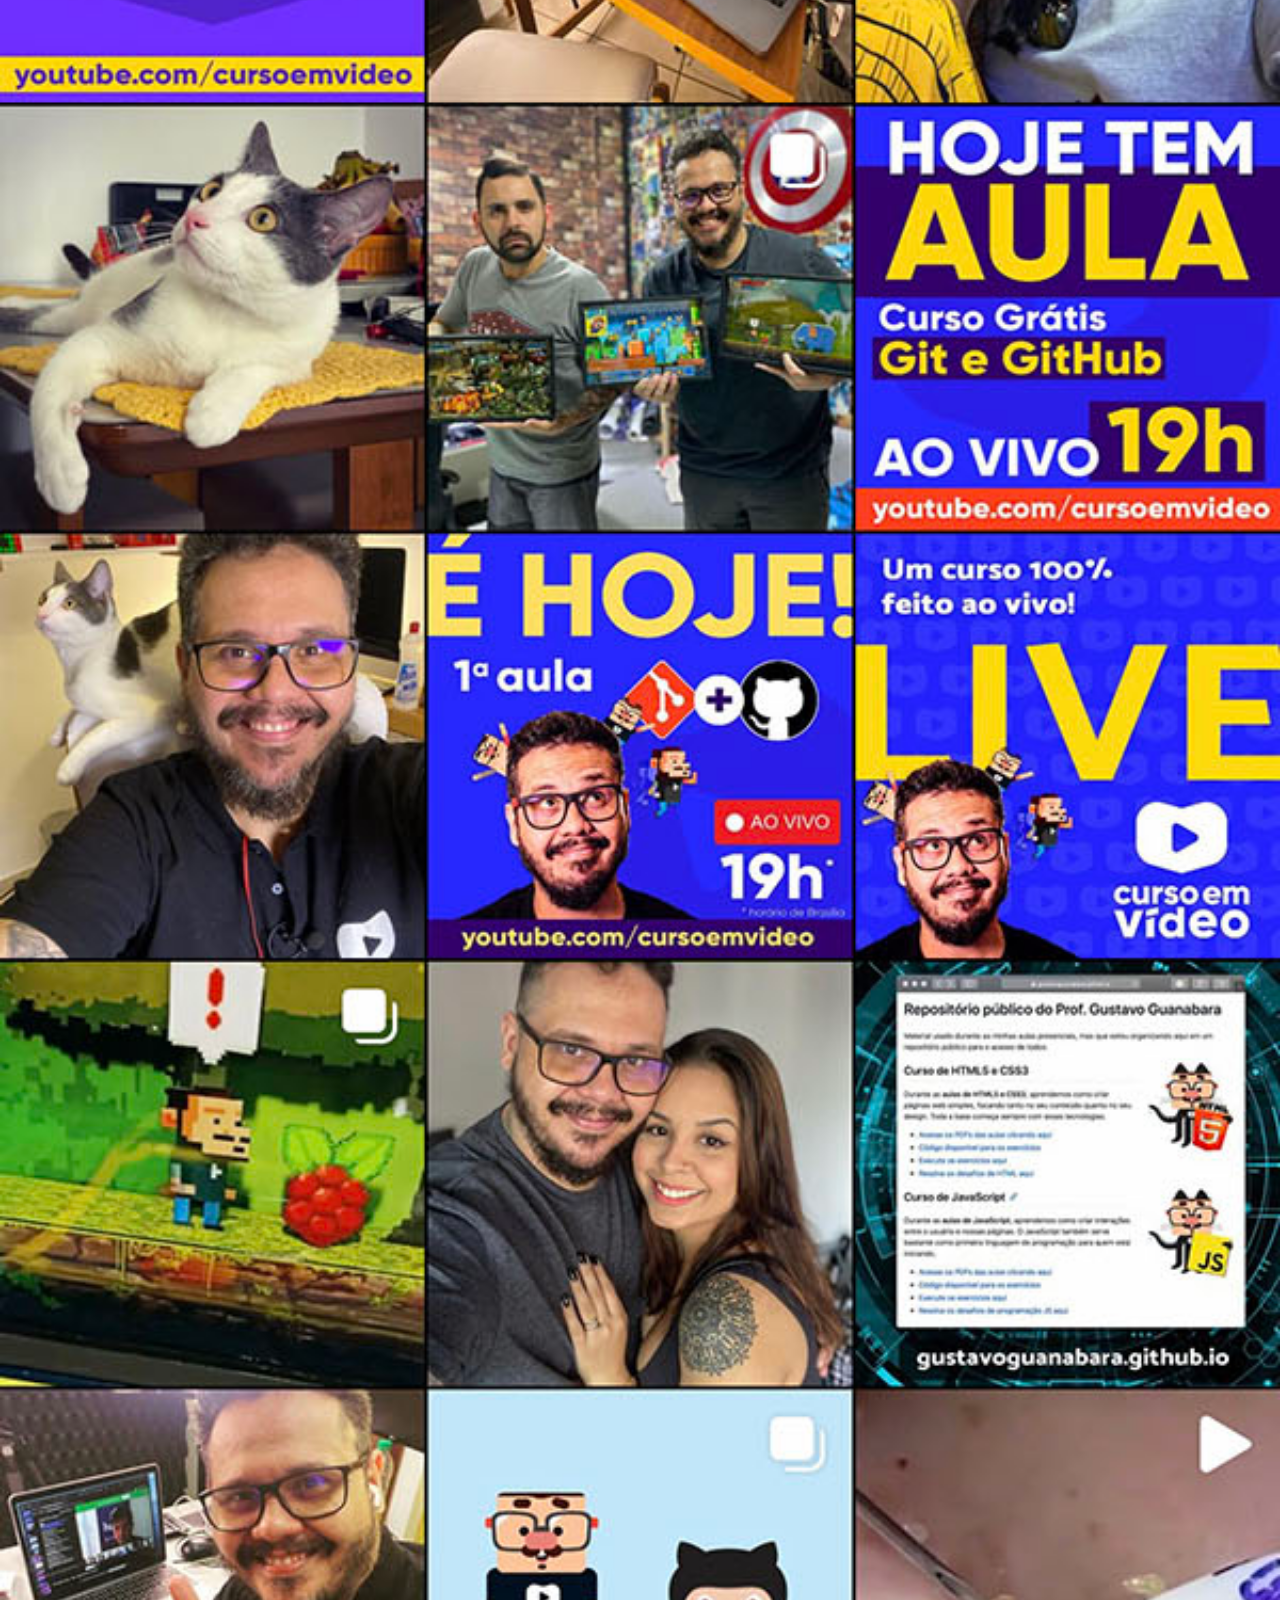
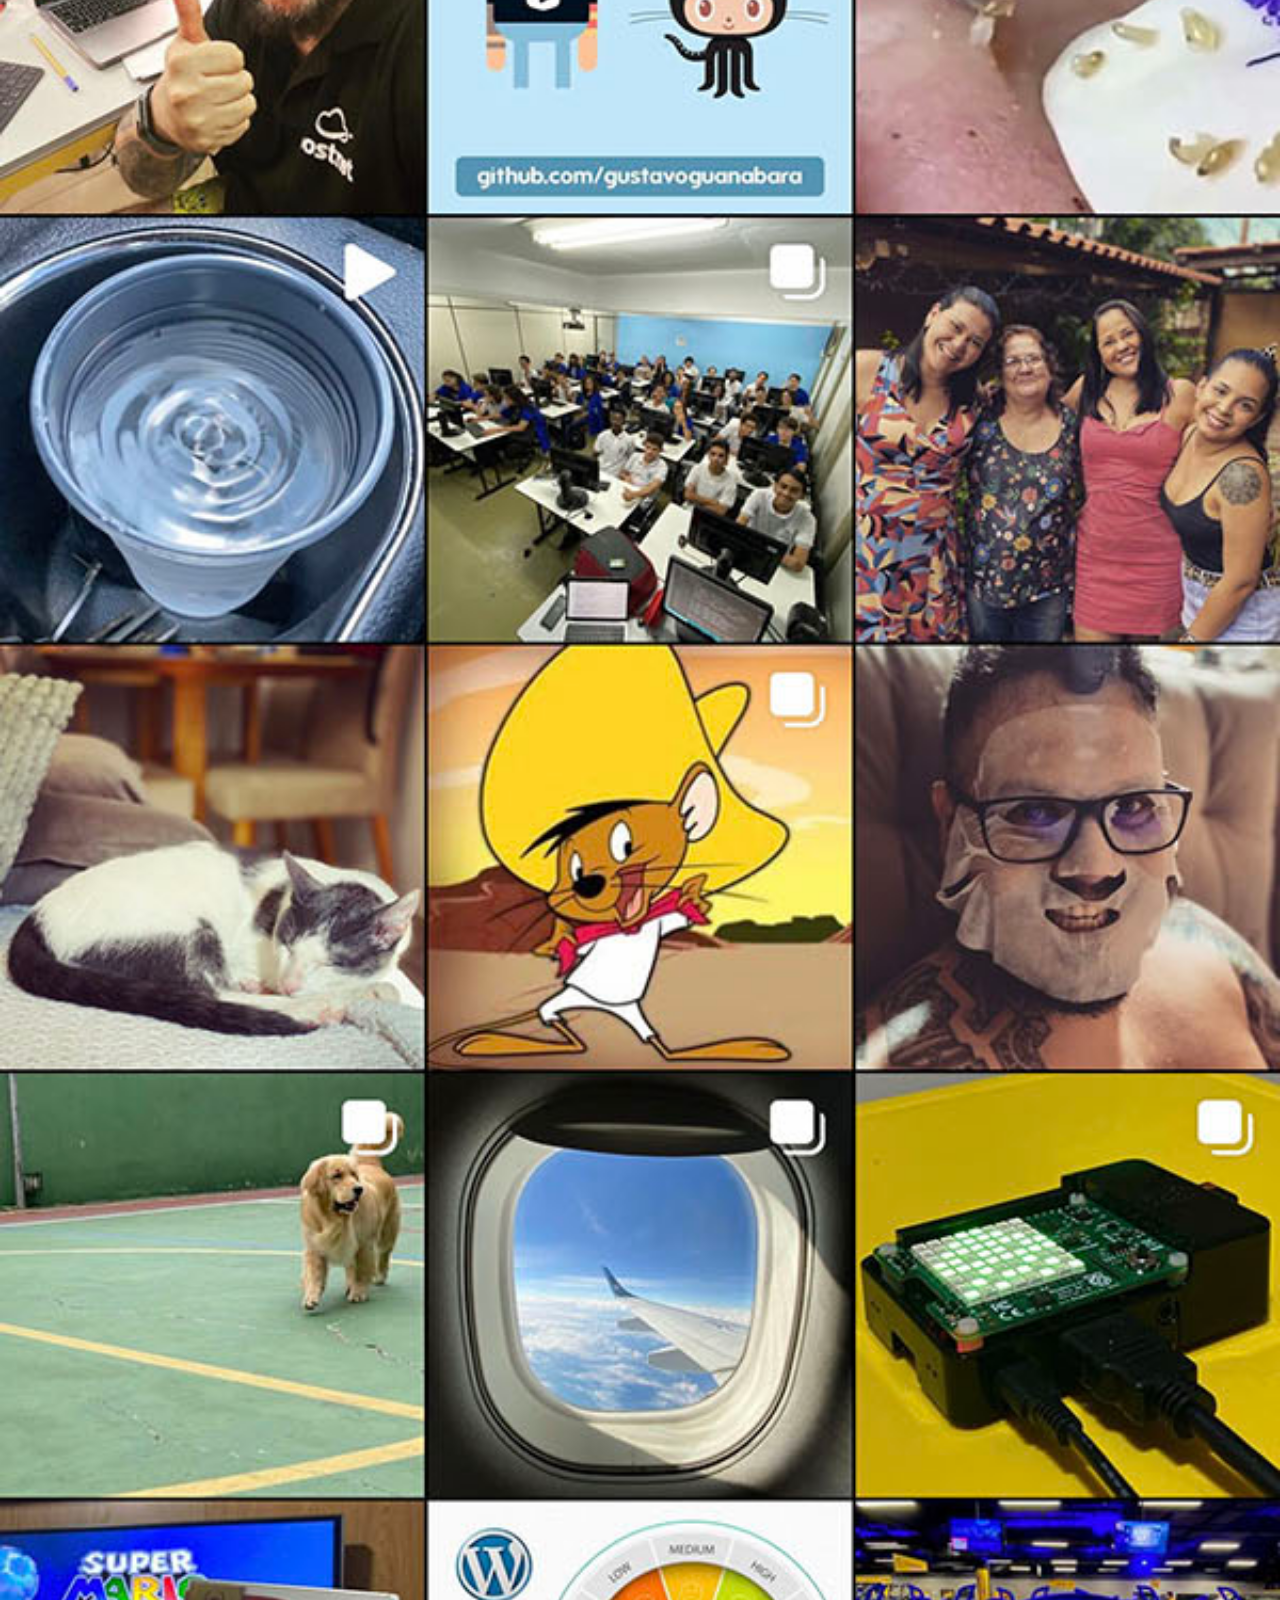
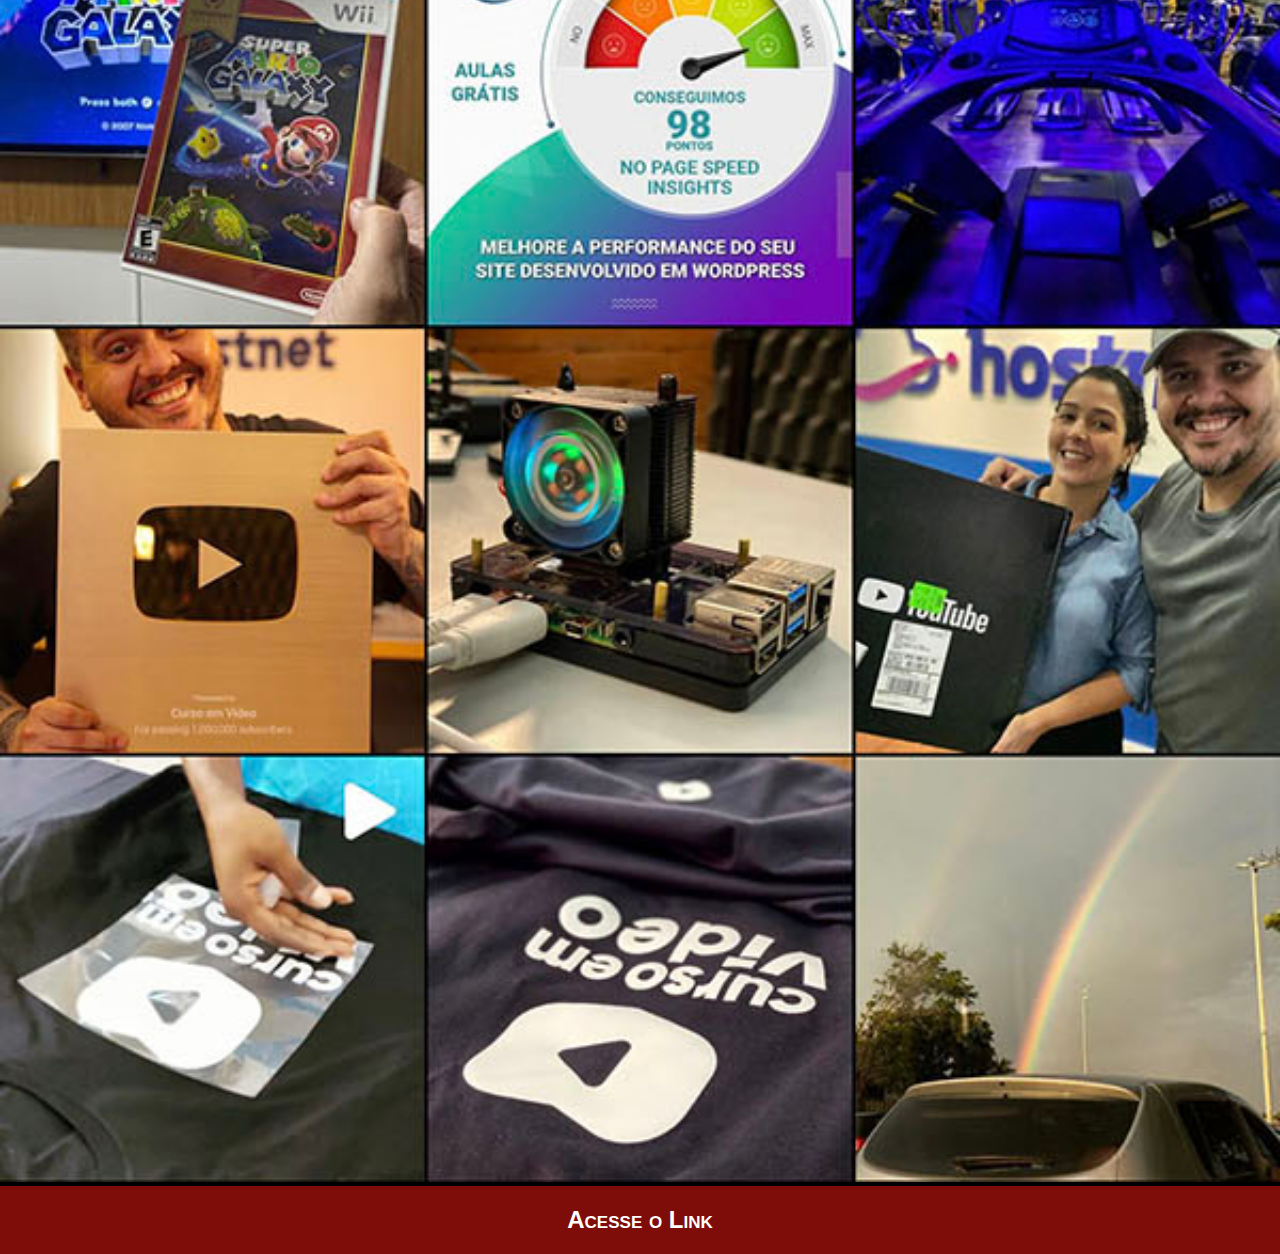
<file: instagram.html>
<!DOCTYPE html>
<html lang="en">
<head>
    <meta charset="UTF-8">
    <meta name="viewport" content="width=device-width, initial-scale=1.0">
    <link rel="stylesheet" href="estilo/social.css">
    <title>Instagram</title>
</head>
<body>
    <img src="image/tela-instagram.jpg" alt="Instagram">
    <a href="#" target="_blank">Acesse o Link</a>
</body>
</html>
</file>
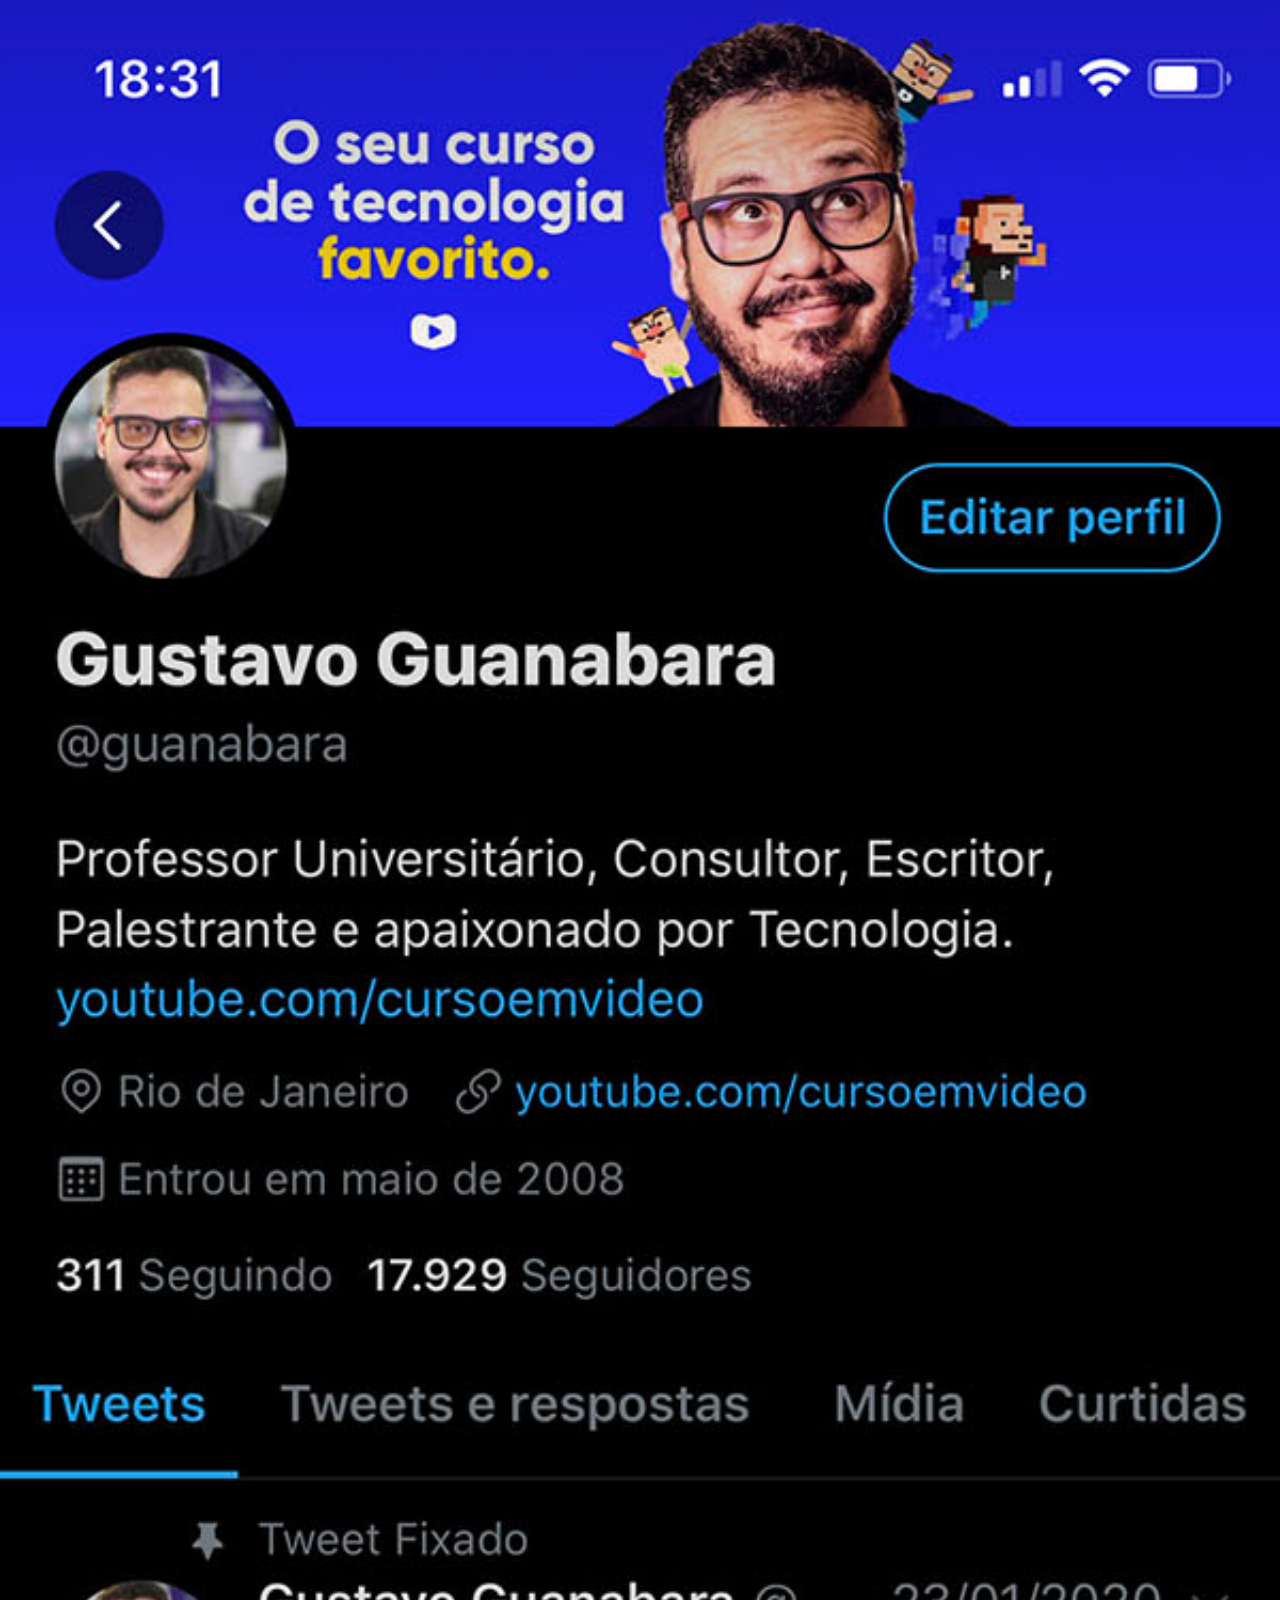
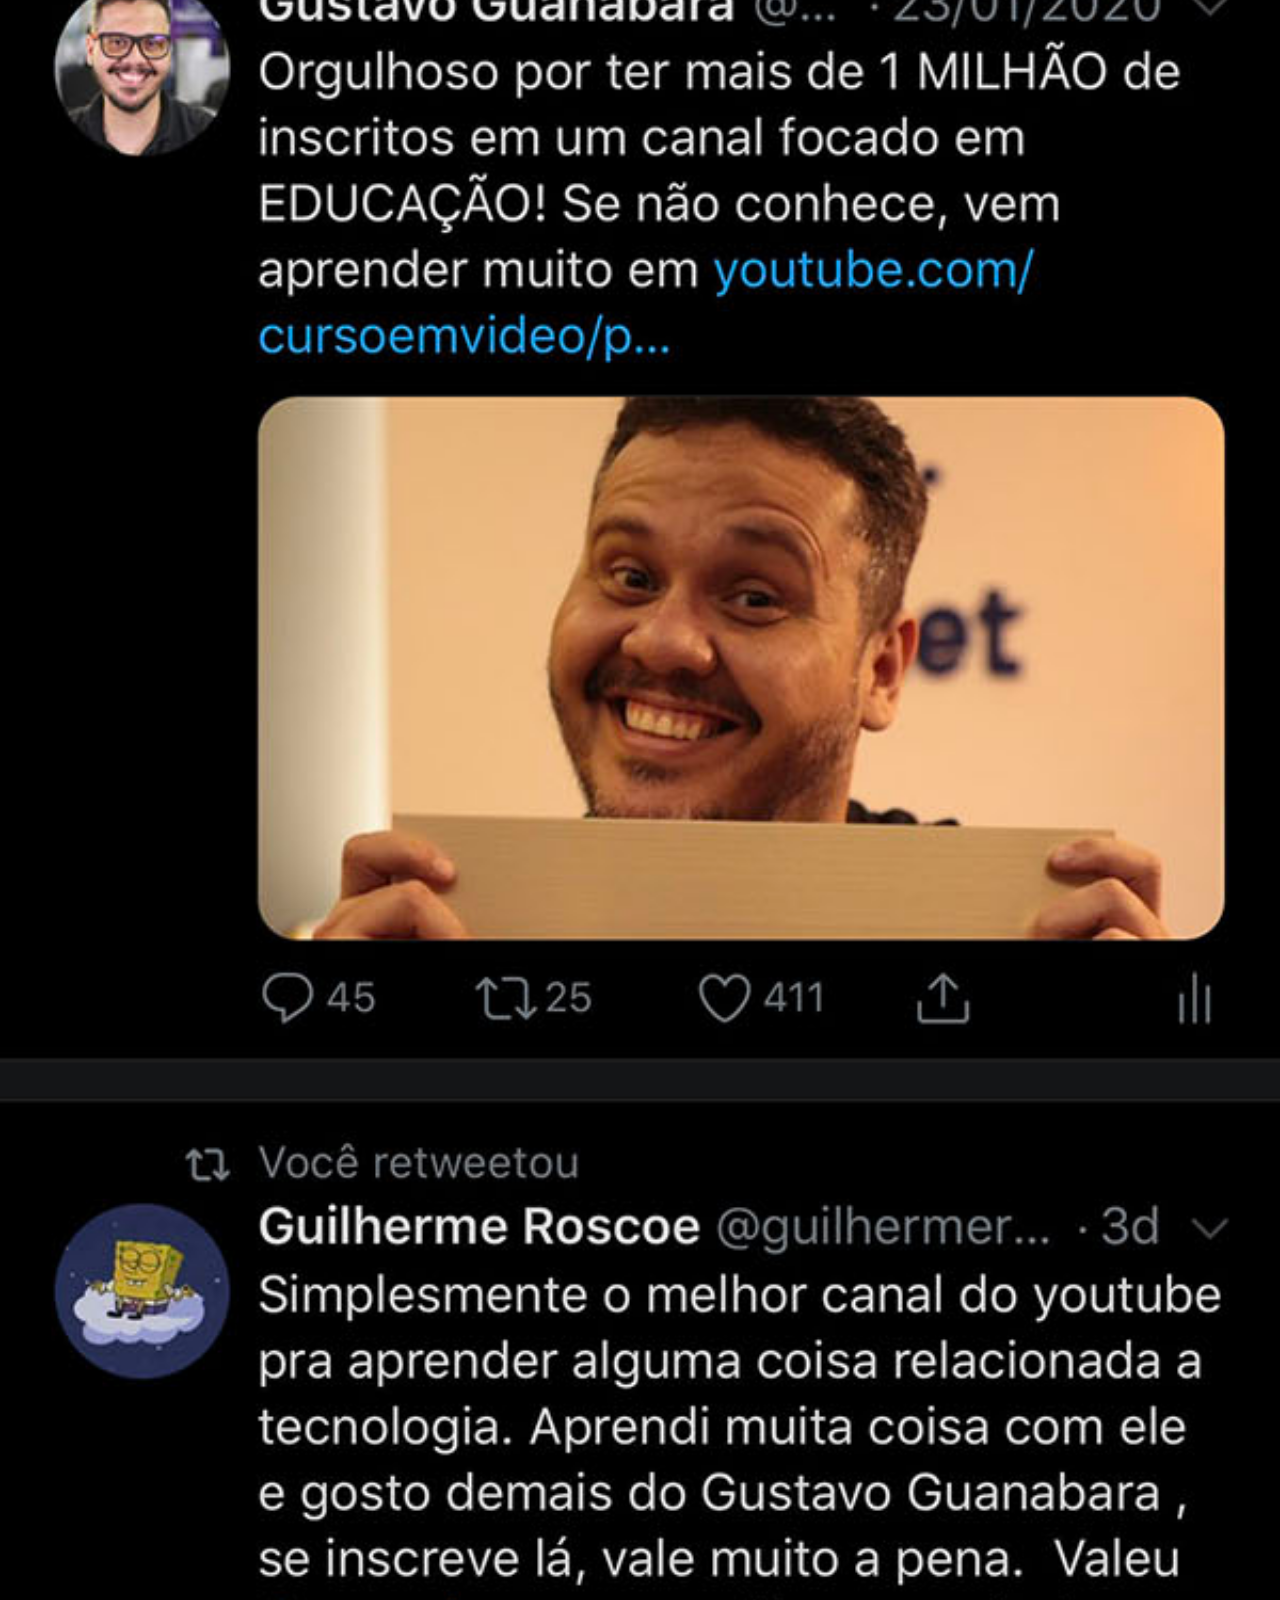
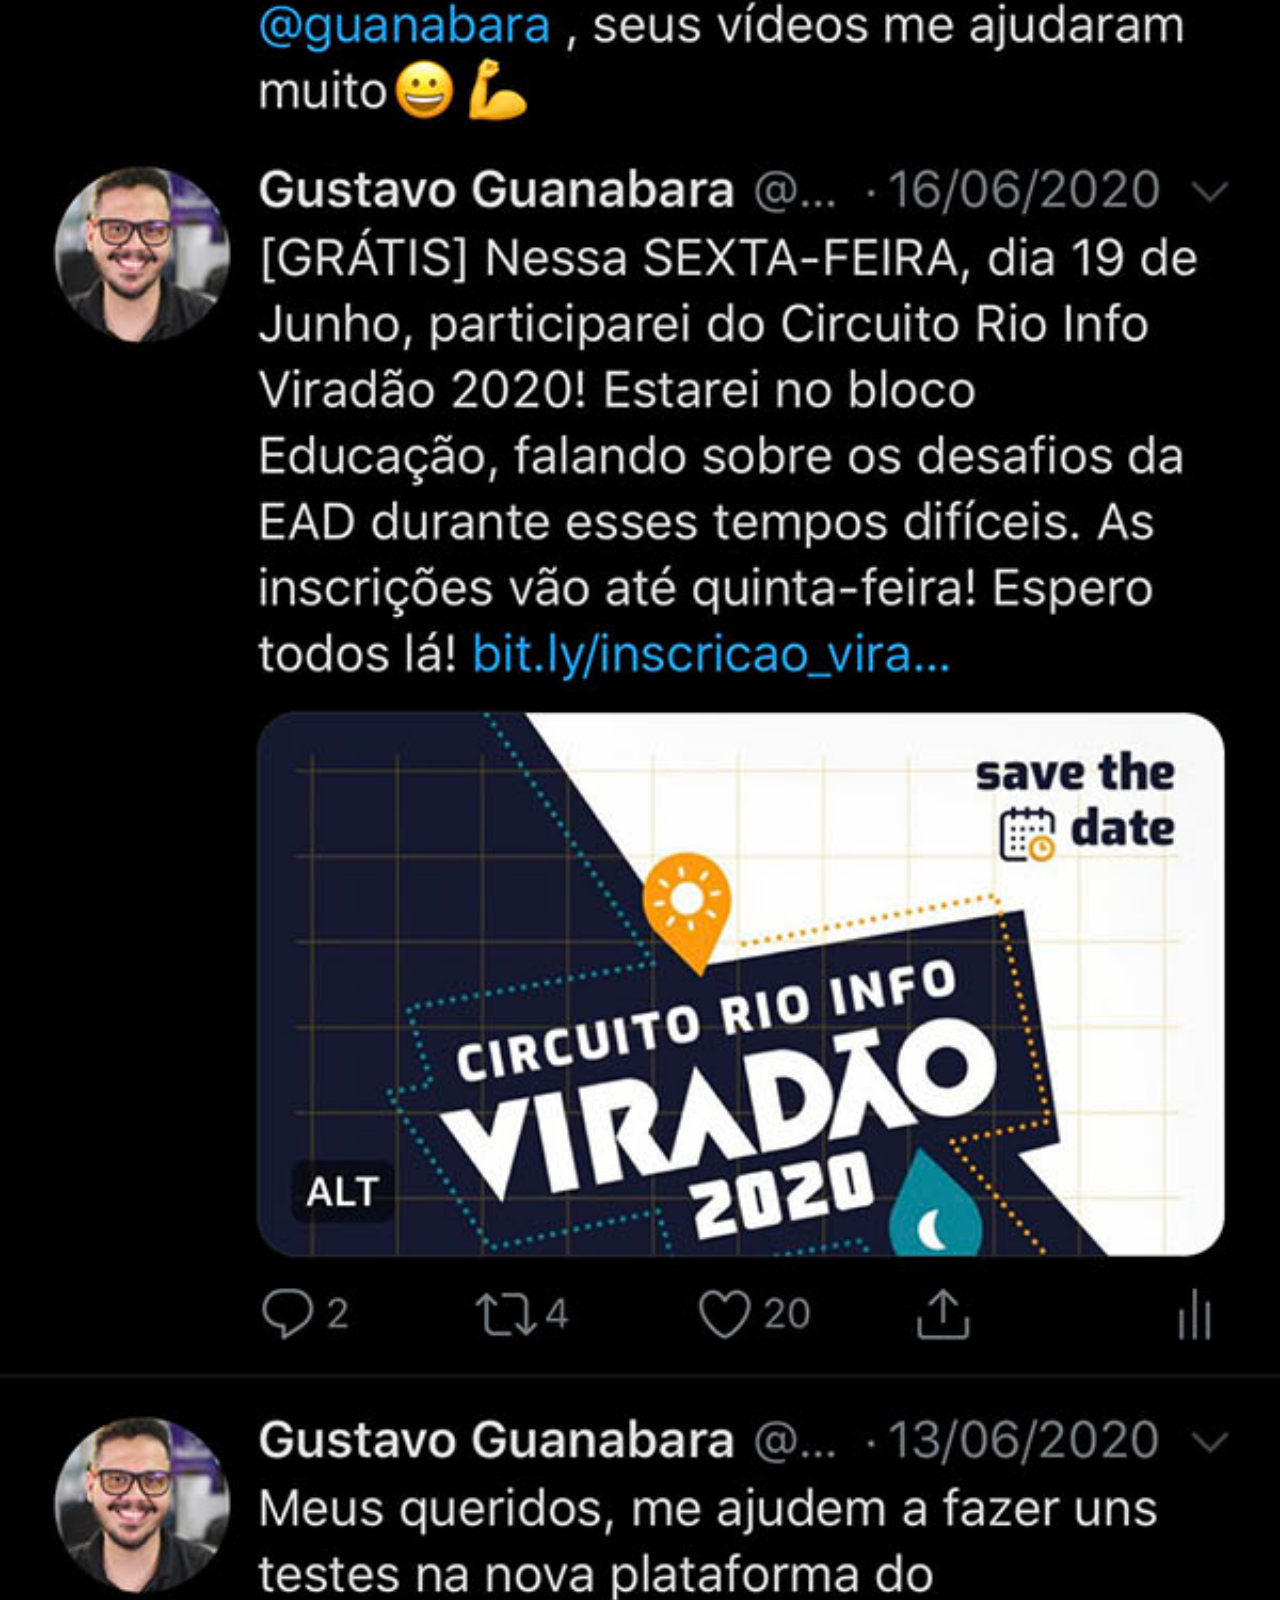
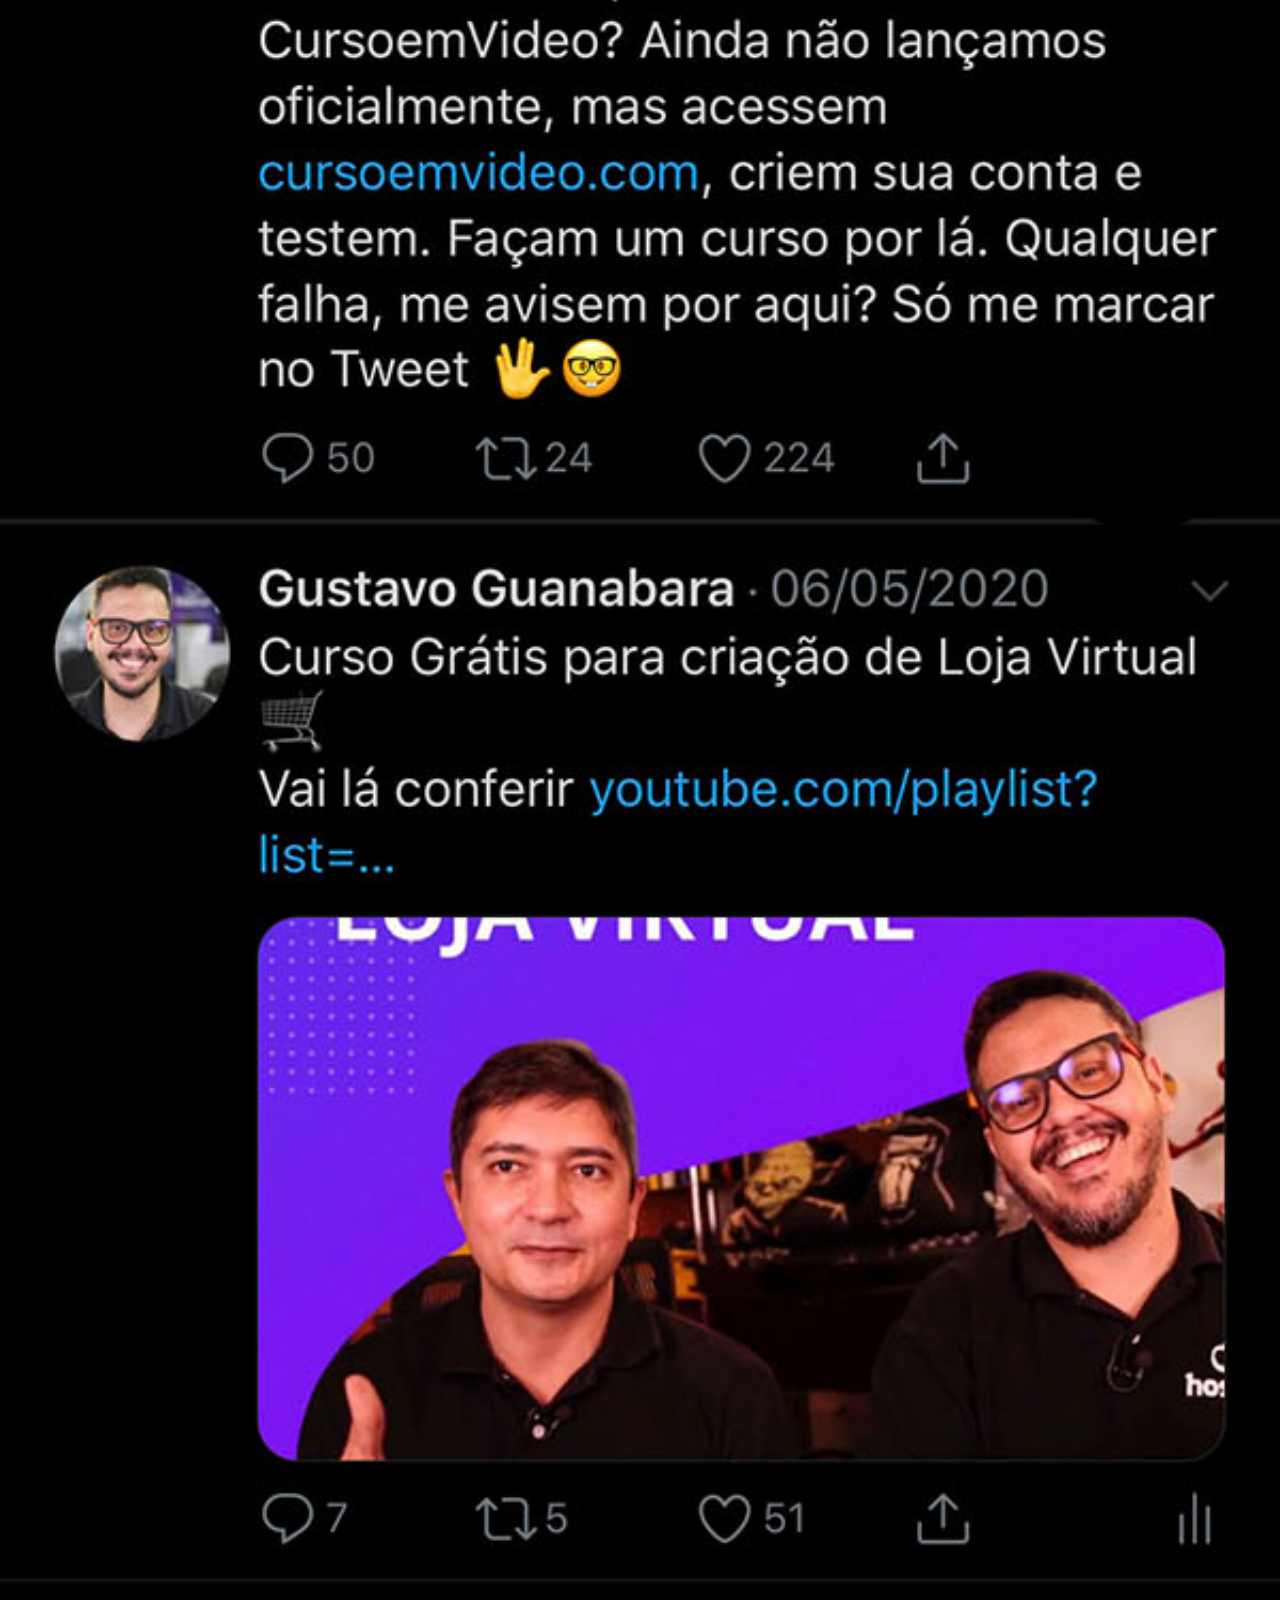
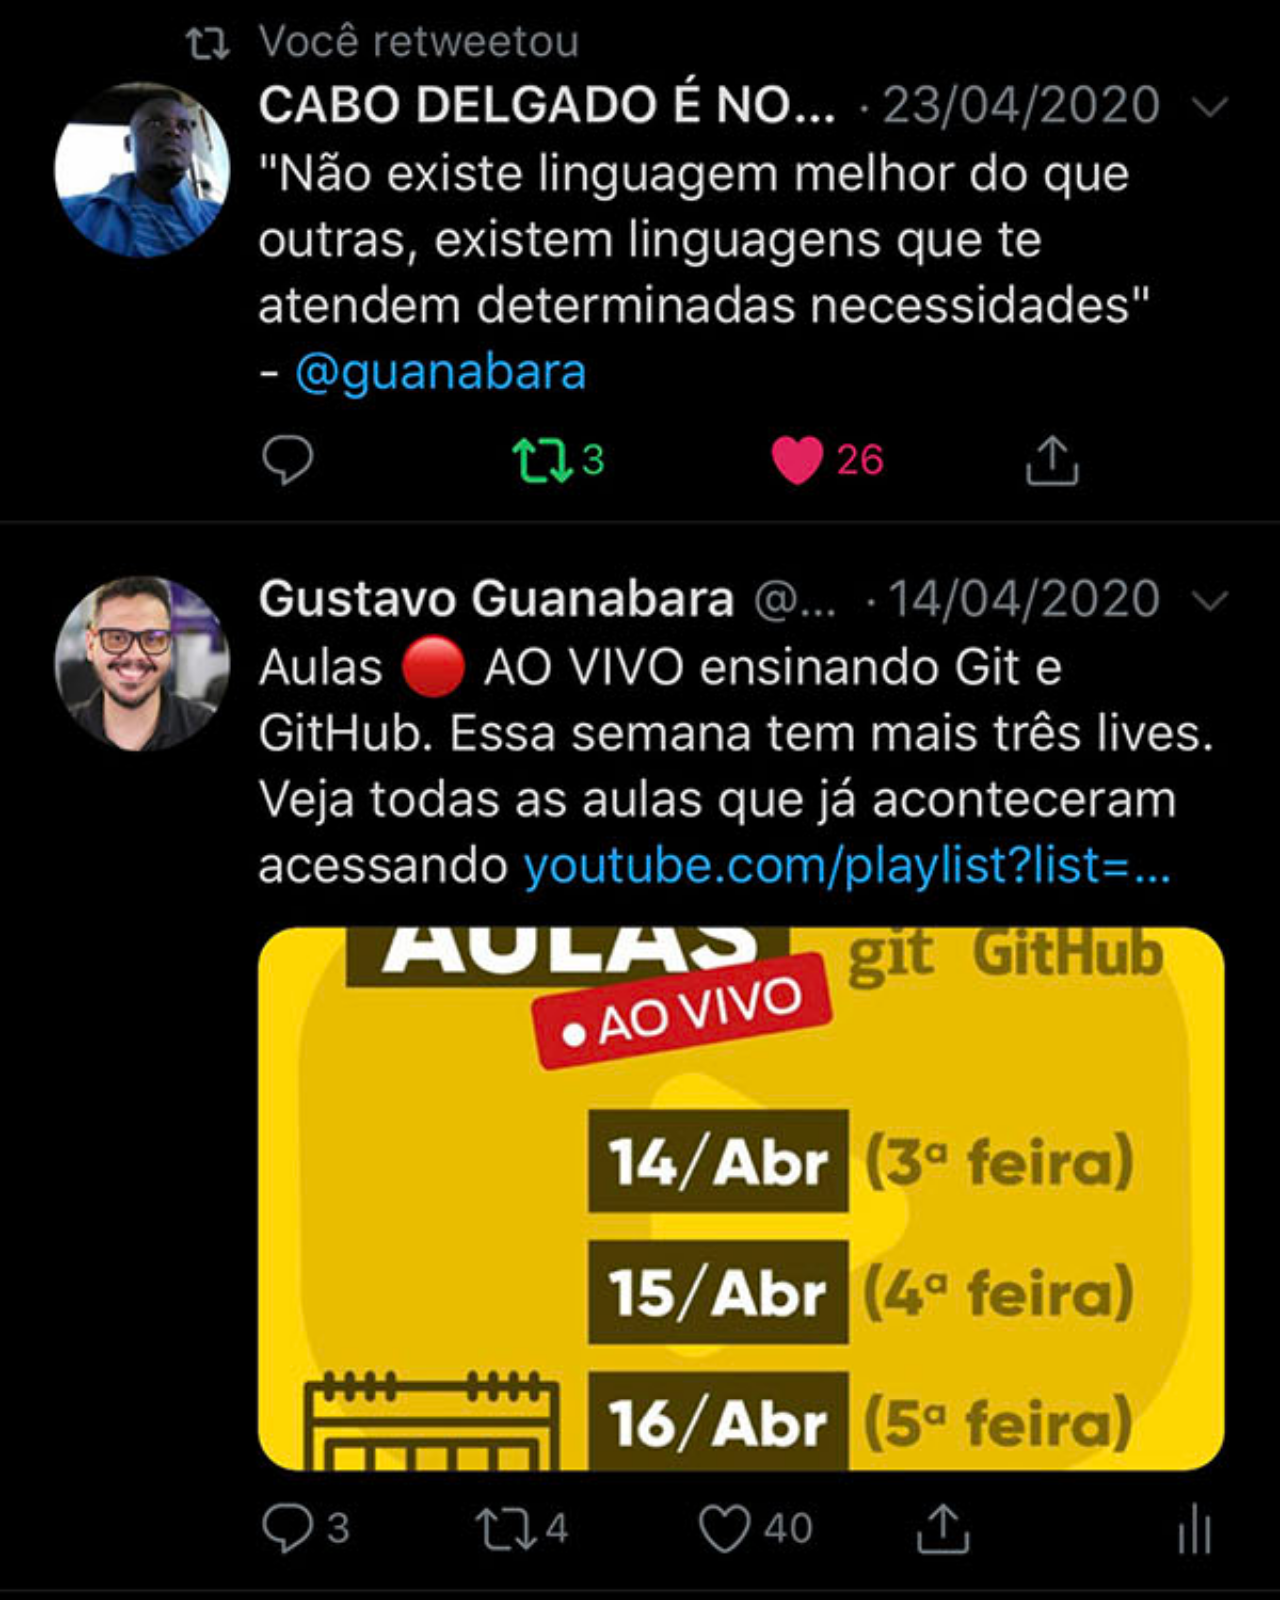
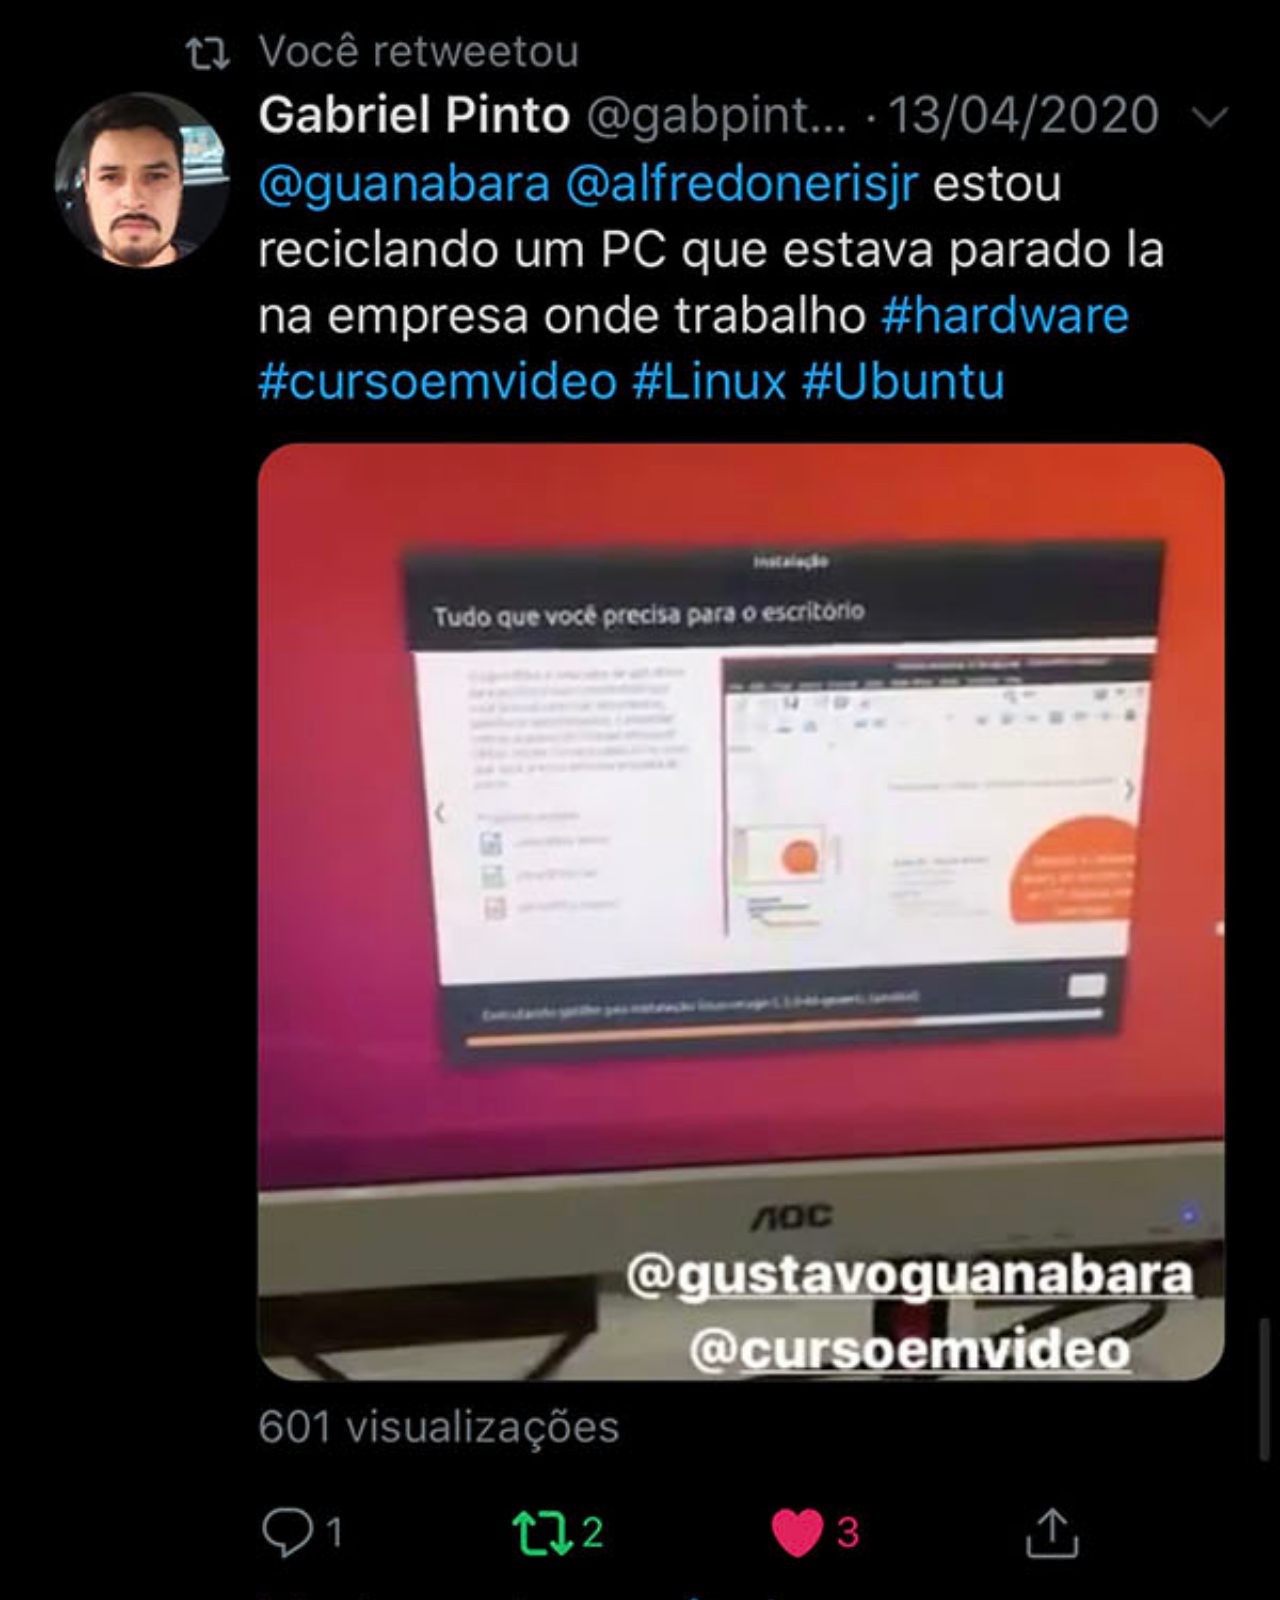
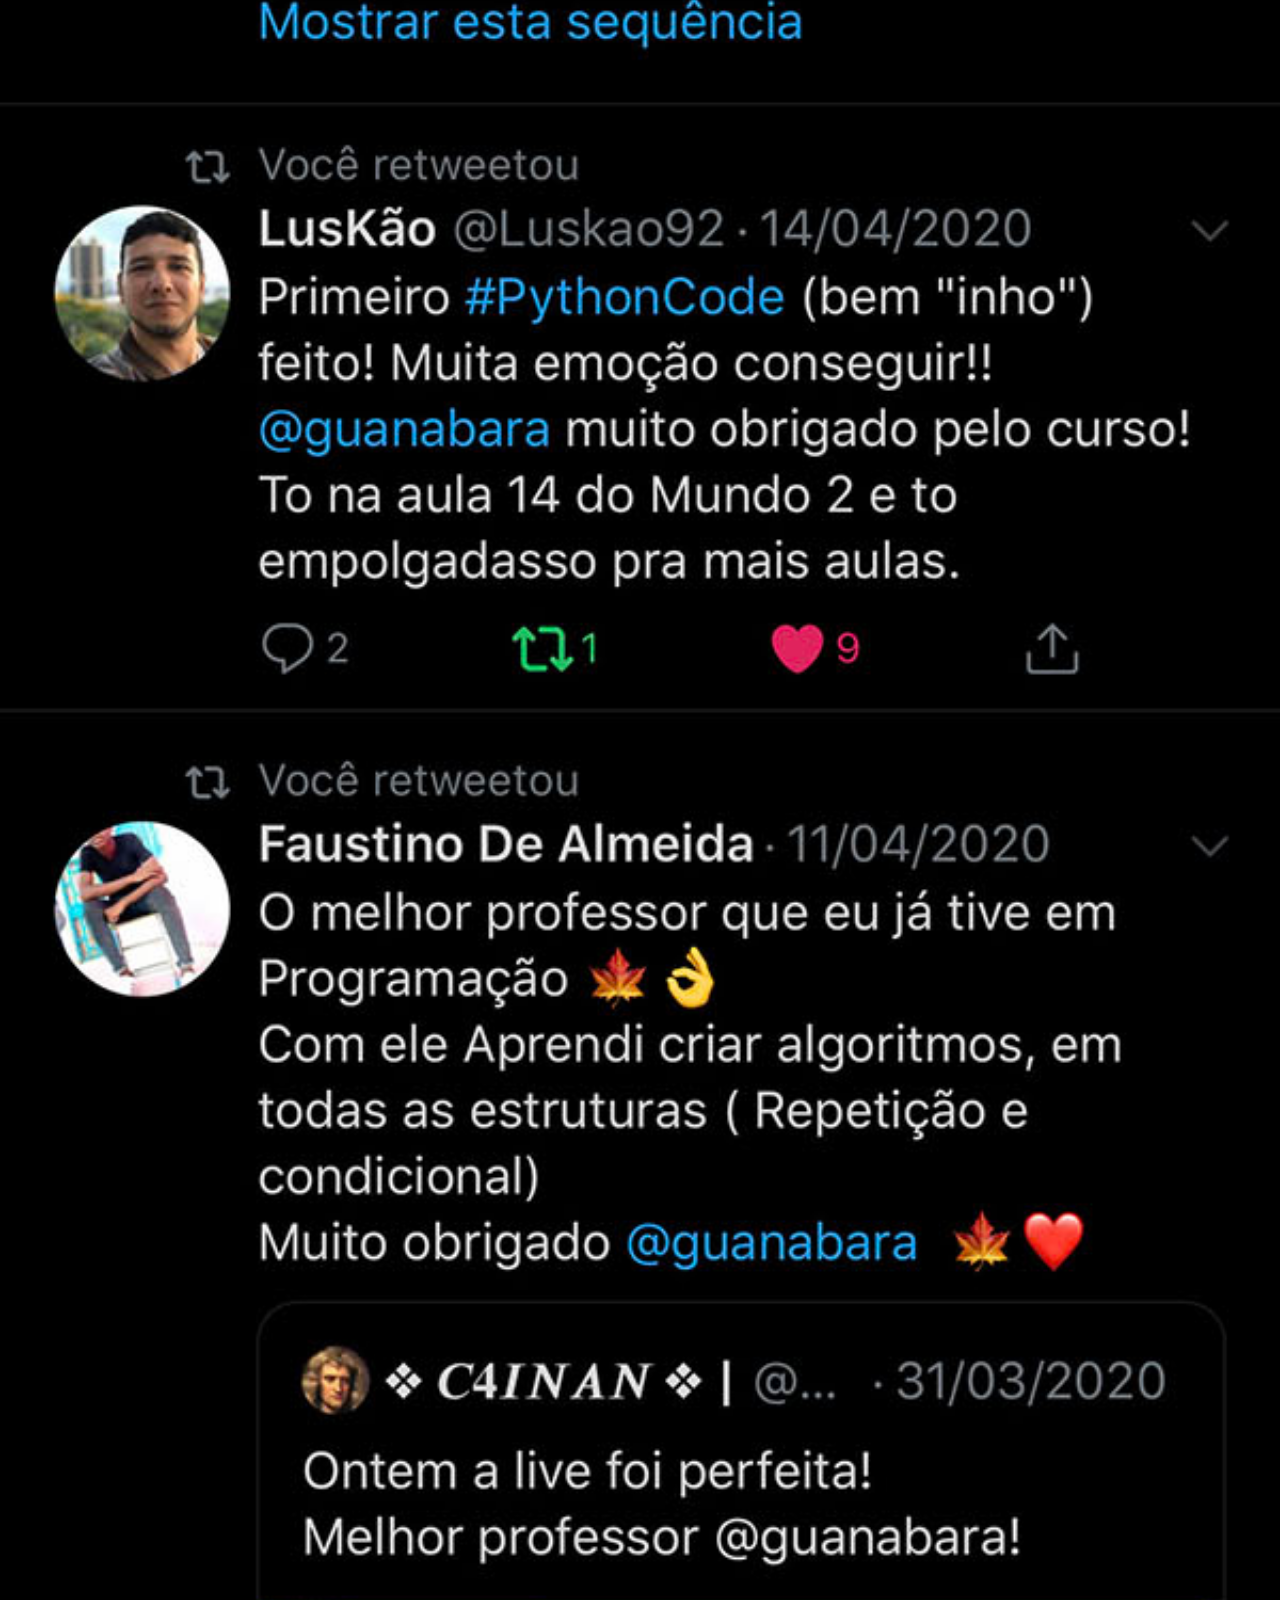
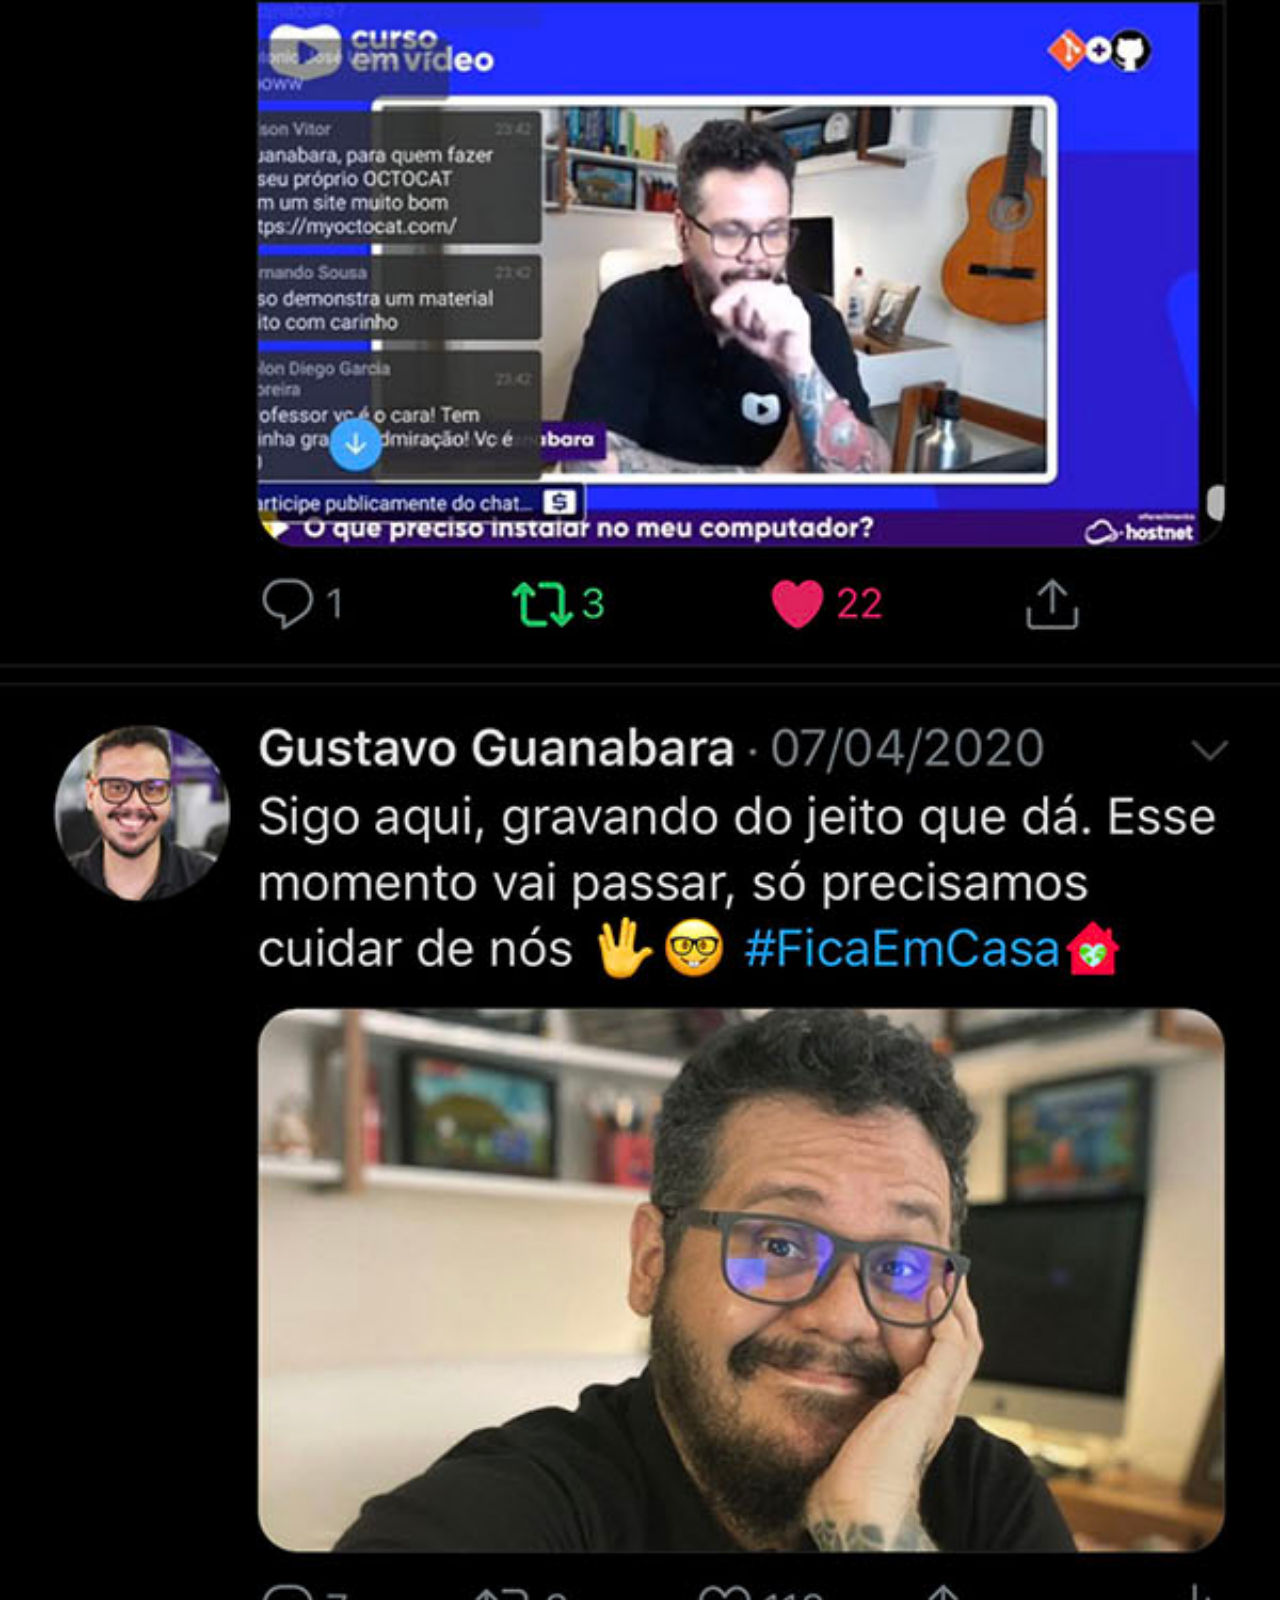
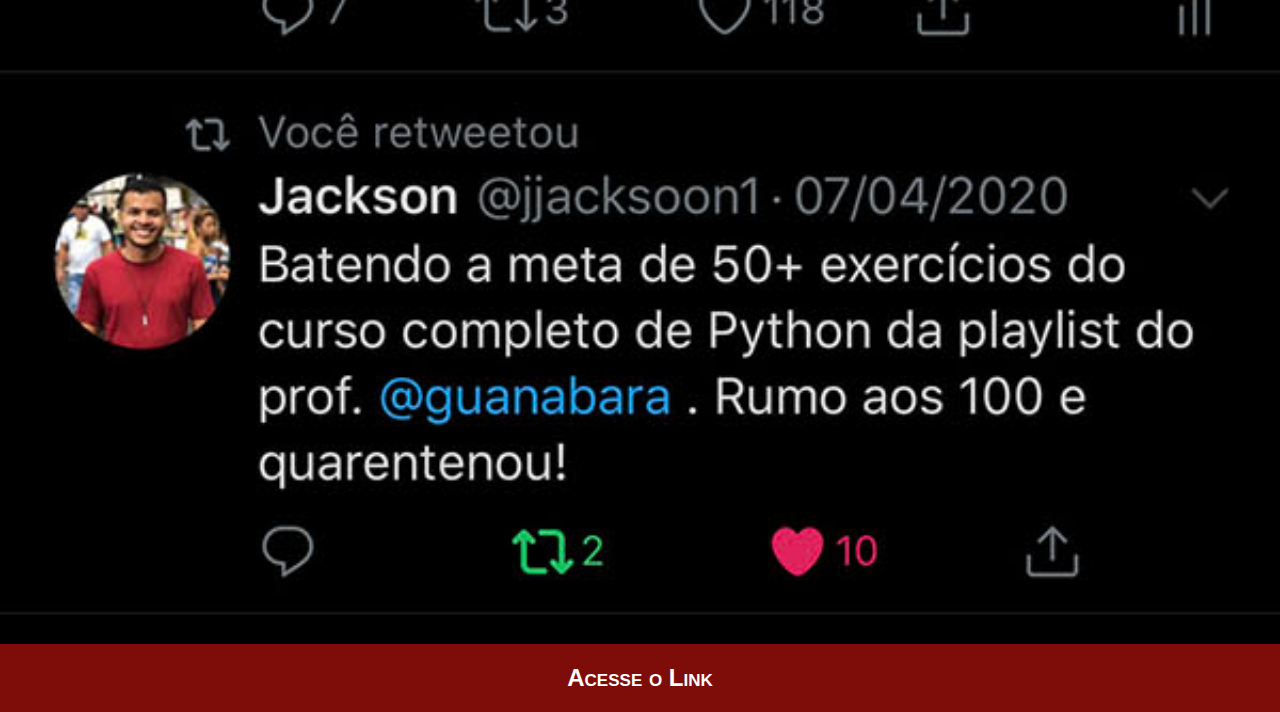
<file: twitter.html>
<!DOCTYPE html>
<html lang="pt-br">
<head>
    <meta charset="UTF-8">
    <meta name="viewport" content="width=device-width, initial-scale=1.0">
    <link rel="stylesheet" href="estilo/social.css">
    <title>Twitter</title>
</head>
<body>
    <img src="image/tela-twitter.jpg" alt="Twitter">
    <a href="#" target="_blank">Acesse o Link</a>
</body>
</html>
</file>
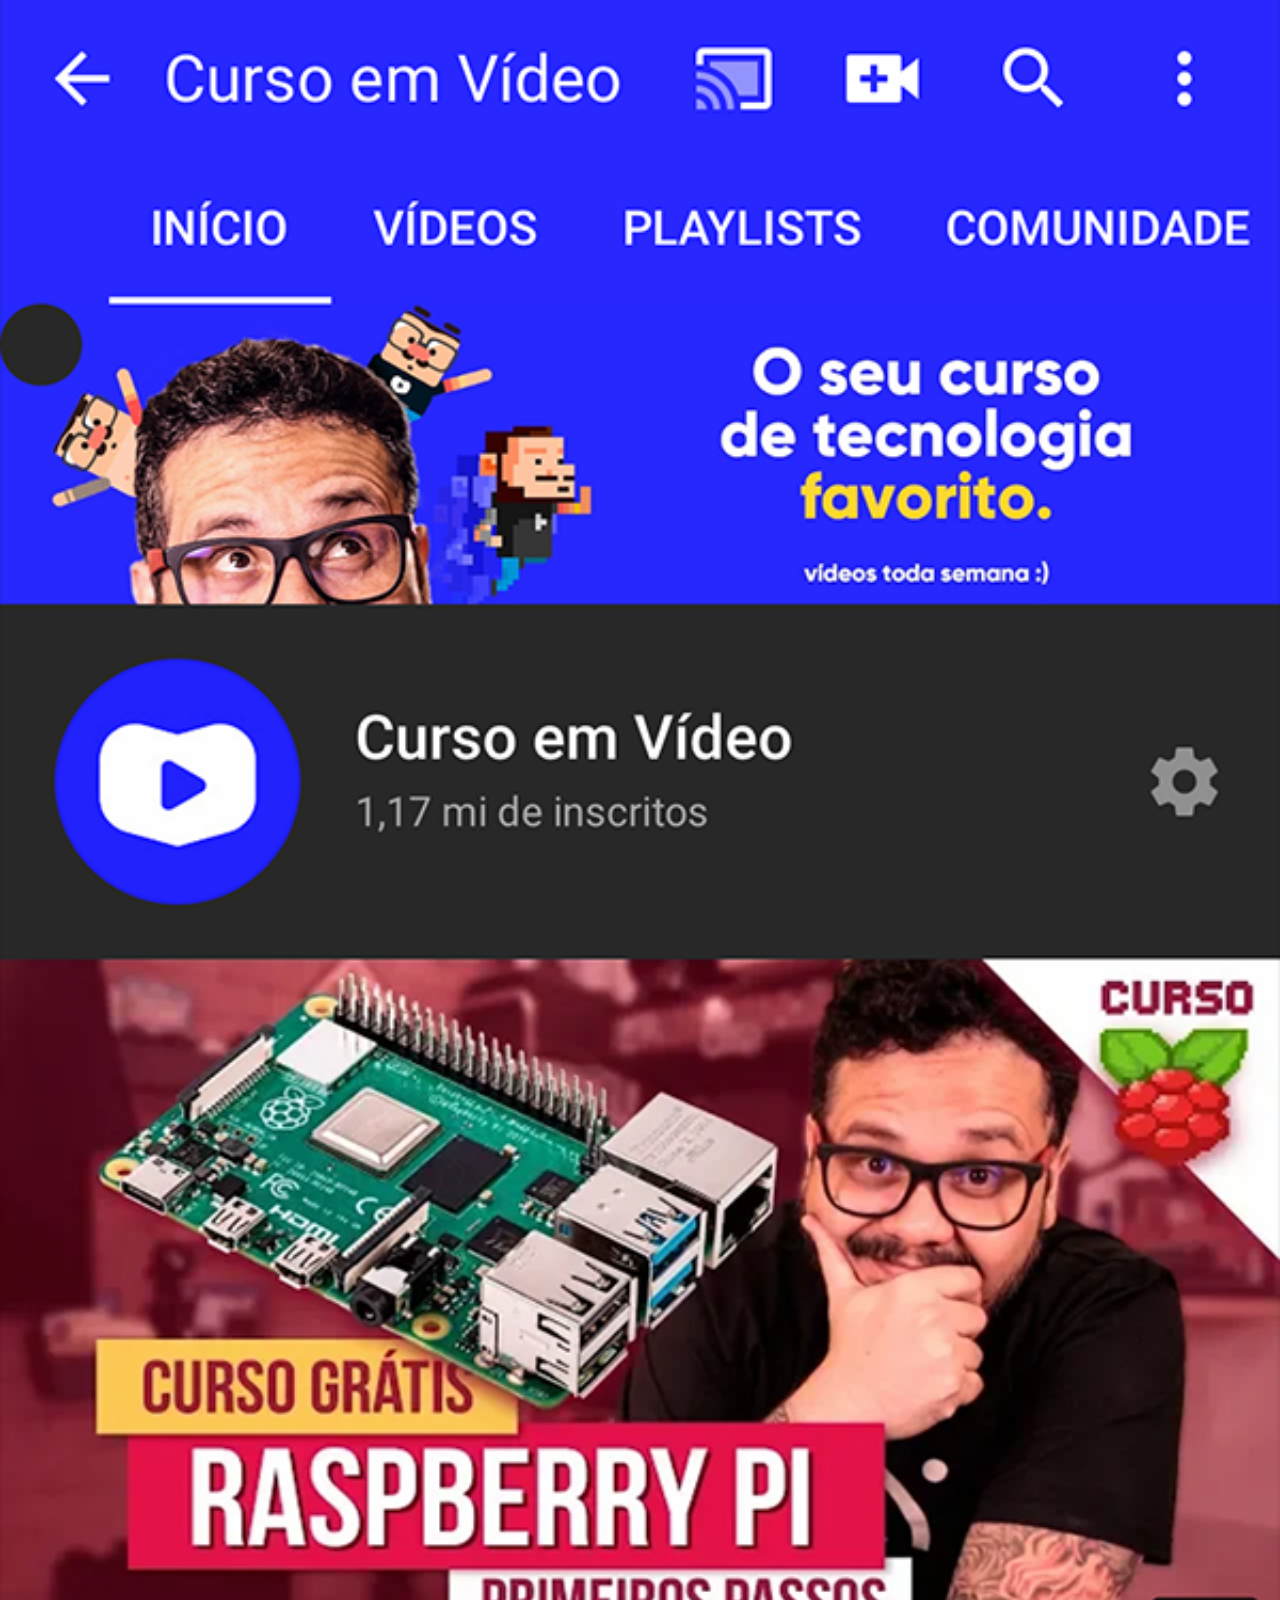
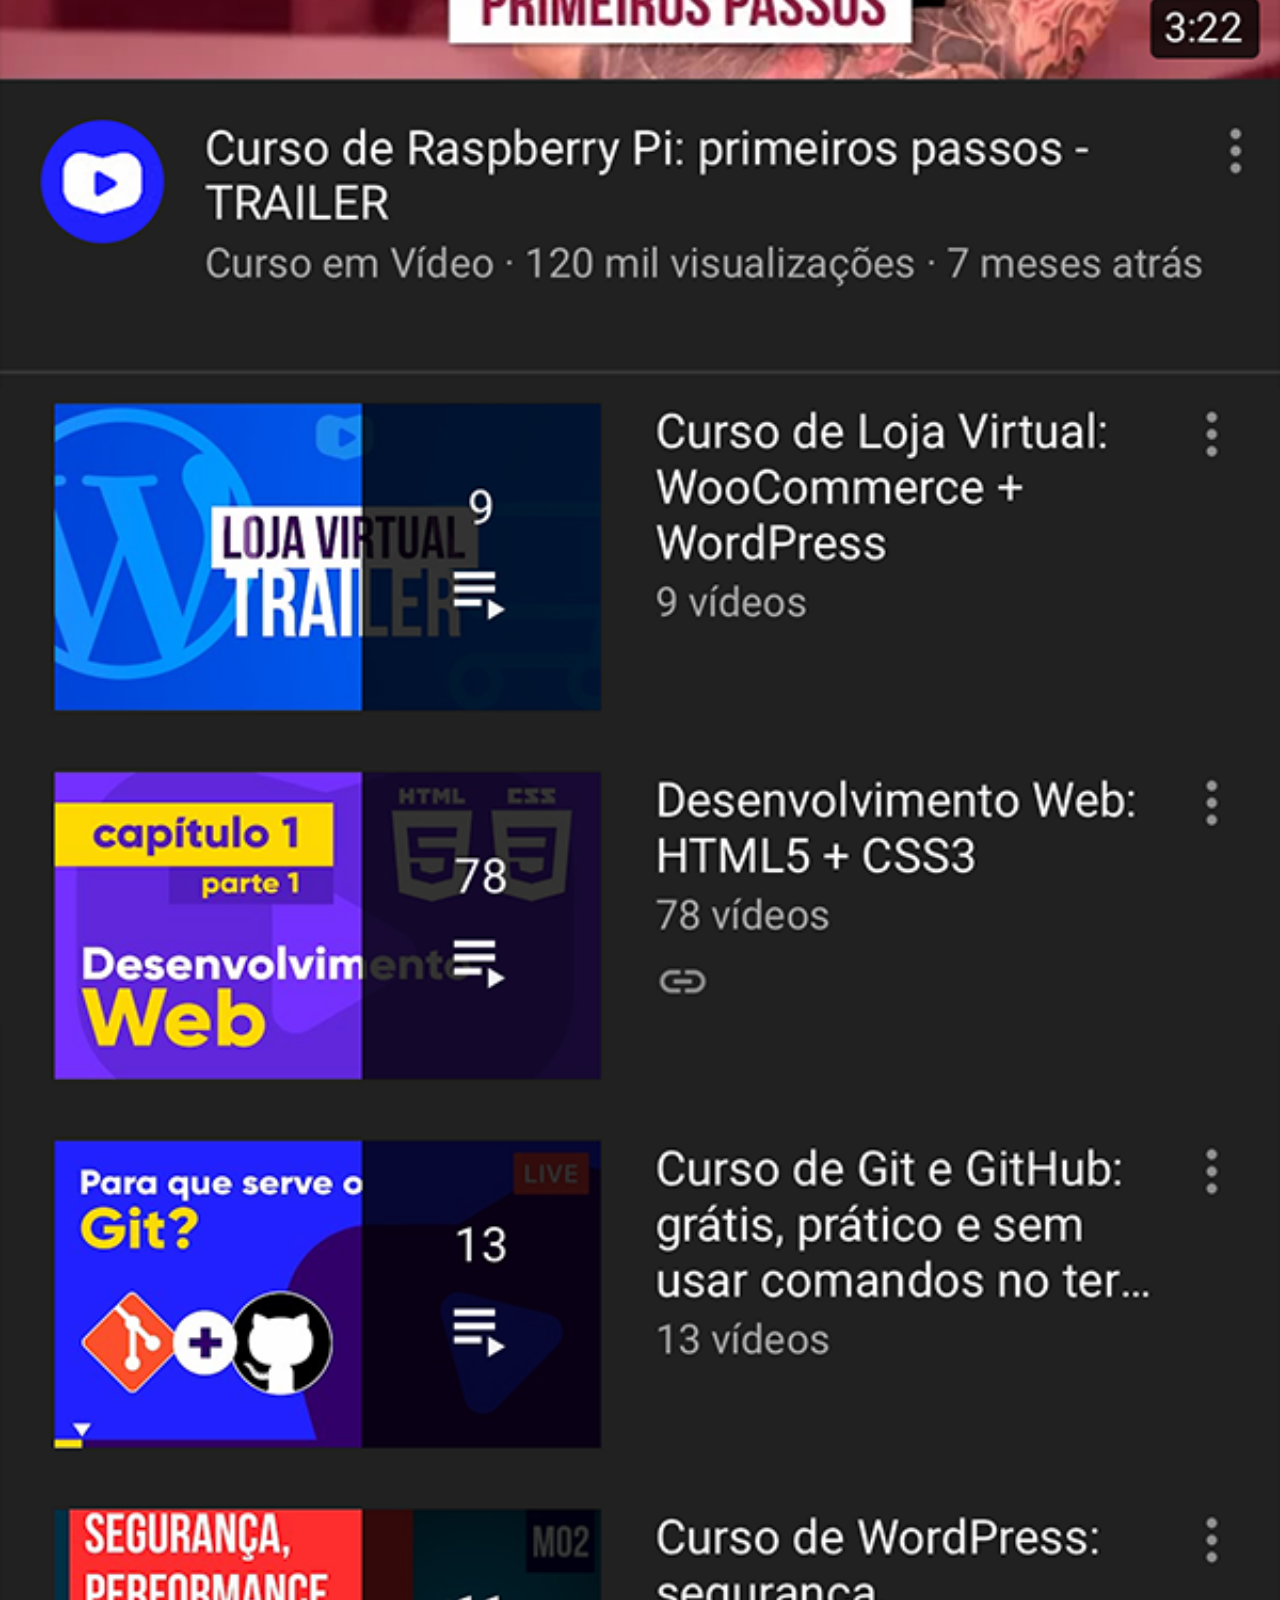
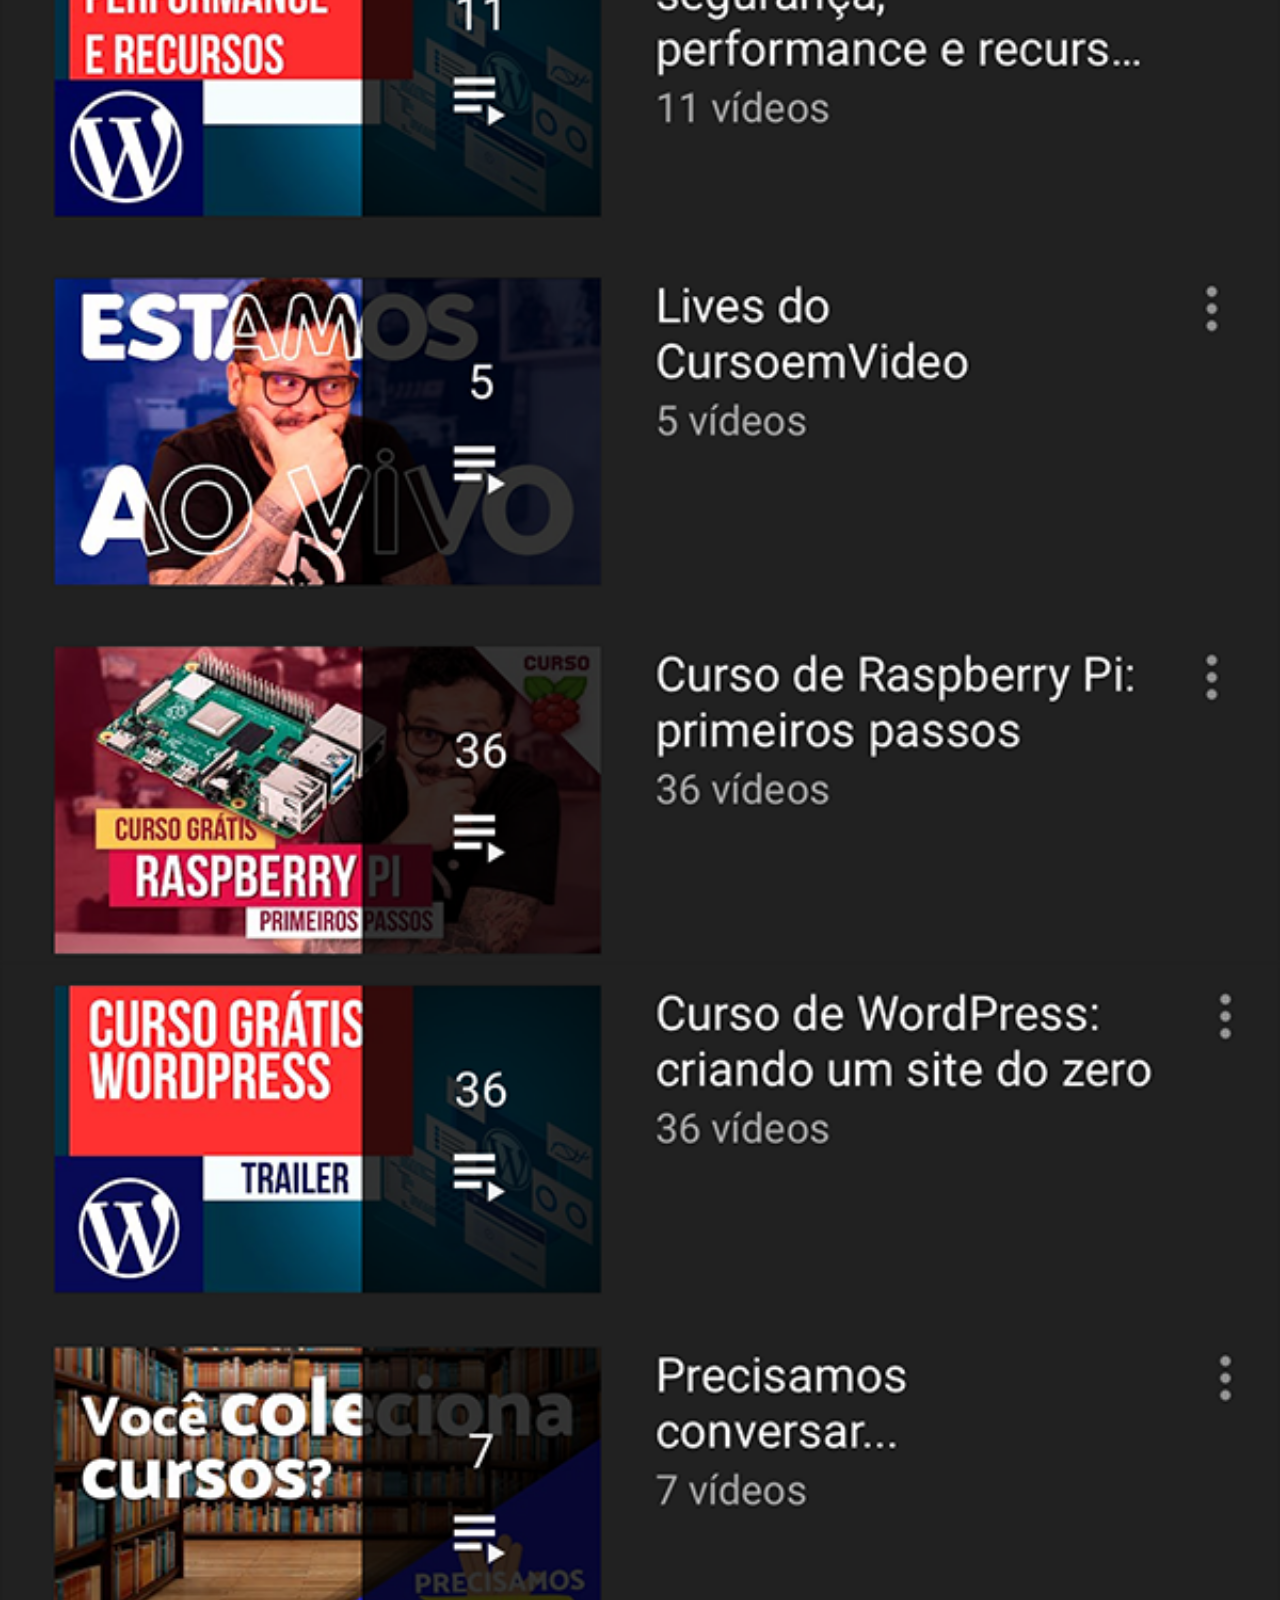
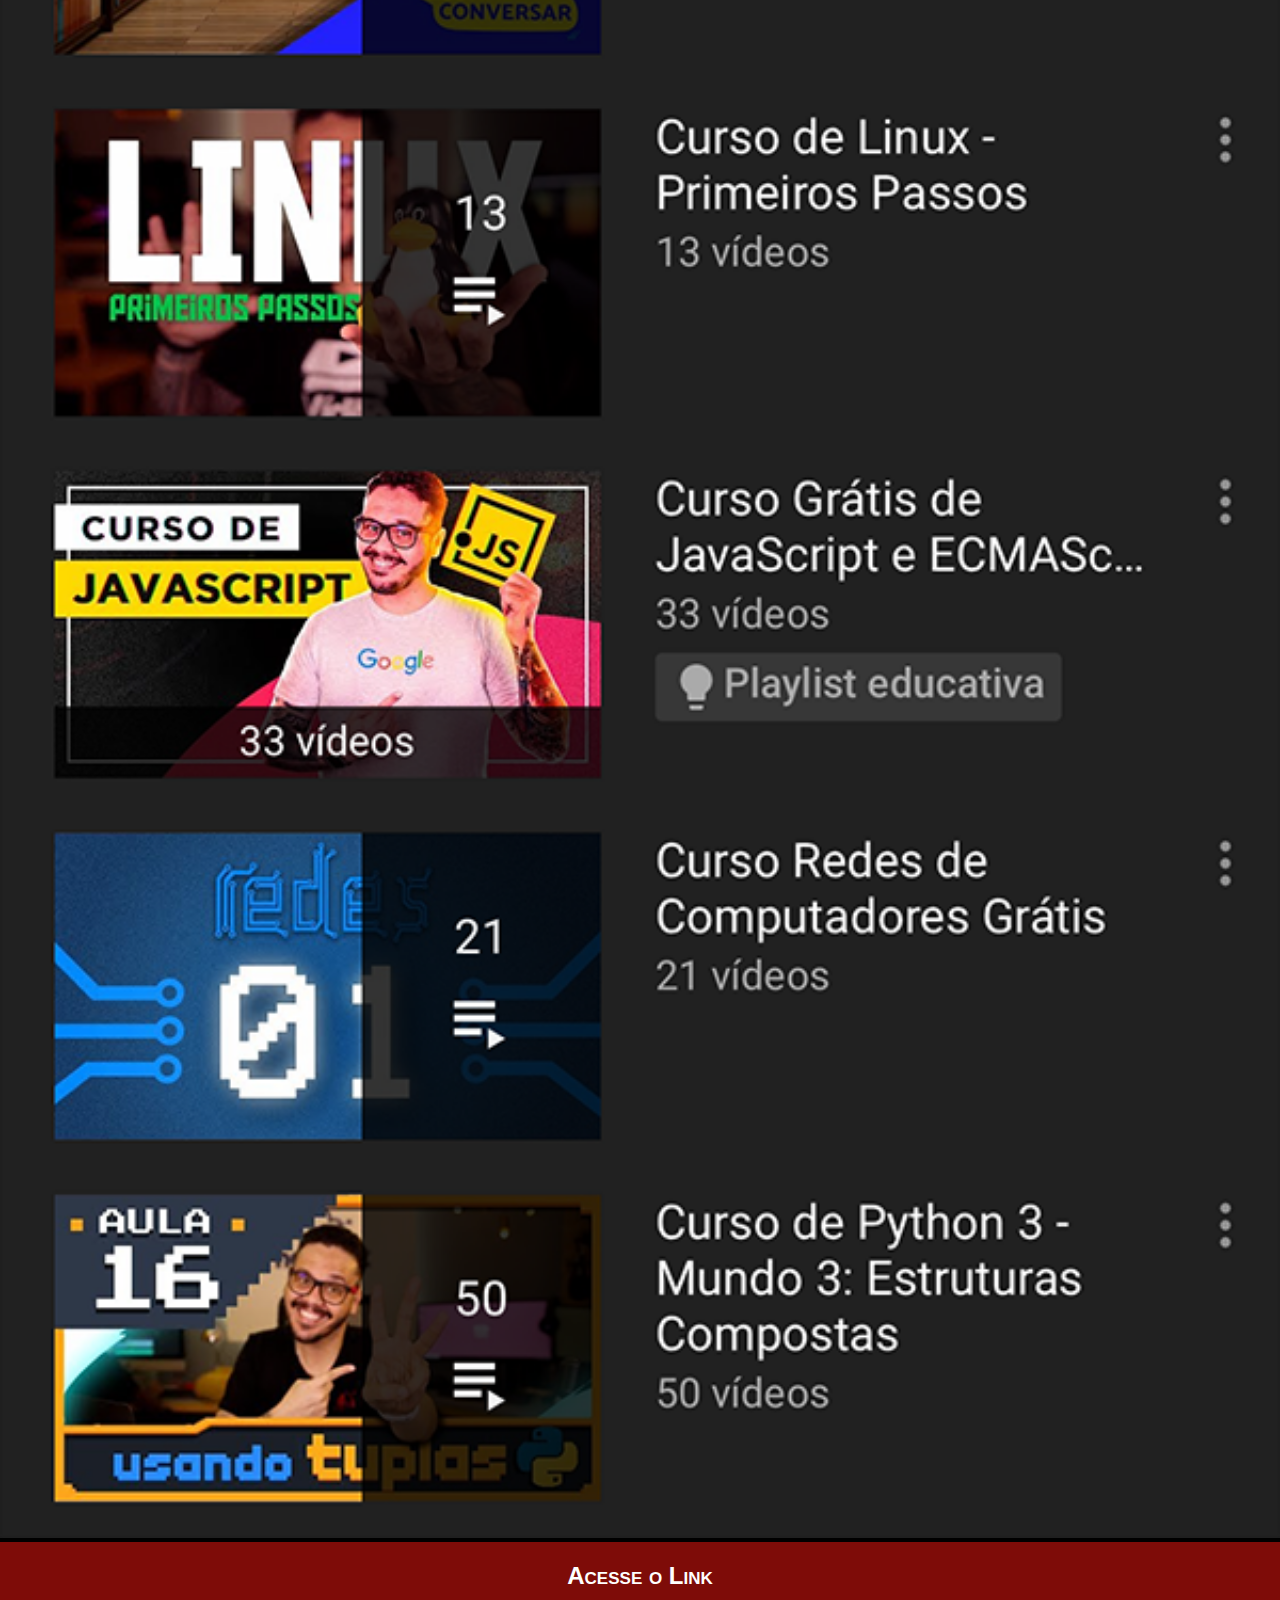
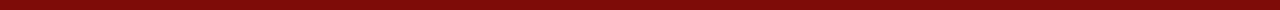
<file: youtube.html>
<!DOCTYPE html>
<html lang="pt-br">
<head>
    <meta charset="UTF-8">
    <meta name="viewport" content="width=device-width, initial-scale=1.0">
    <title>Youtube</title>
    <link rel="stylesheet" href="estilo/social.css">
</head>
<body>
    <img src="image/tela-youtube.png" alt="Youtube">
    <a href="#" target="_blank">Acesse o Link</a>
</body>
</html>
</file>
<file: estilo/style.css>
@charset "UTF-8";

*{
    margin: 0px;
    padding: 0px;
}

html, body{
    height: 100vh;
    width: 100%;
    background-color: black;
}

main{
    position: relative;
    height: 100vh;

    background: url("../image/fundo-madeira.jpg") center center no-repeat fixed;
    background-size: cover;
    
}

section#telefone{
    position: absolute;
    height: 627px;
    width: 311px;
    top: 50%;
    left: 50%;
    transform: translate(-50%, -50%);

    background: url('../image/frame-iphone.png') top center no-repeat fixed;
    background-size: cover;
}

iframe#tela{
    position: relative;
    top: 81px;
    left: 24px;
    width: 264px;
    height: 471px;
}

section#redes-sociais{
    text-align: right;
}

section#redes-sociais img{
   
    width: 50px;
    margin: 10px;
    border-radius: 50%;
    box-shadow: 2px 2px 5px rgba(0, 0, 0, 0.267);
    box-sizing: border-box;
}

#redes-sociais img:hover{
    transform: translate(-2px, -2px);
    box-shadow: 5px 5px 10px rgba(0, 0, 0, 0.63);
    transition: transform 0.3s;
    
}
</file>
<file: estilo/social.css>
@charset "UTF-8";

*{
    margin: 0px;
    padding: 0px;
    background-color: black;
}

body{

}

img{
    width: 100%;
}

::-webkit-scrollbar{
    width: 0px;
    height: 0px;
}

a{
    padding: 20px;
    text-decoration: none;
    display: block;
    background-color: rgb(126, 12, 8);
    color: rgb(255, 255, 255);
    font: normal bold 1.5em arial;
    text-align: center;
    font-variant: small-caps;
}

a:hover{
    background-color: red;
}
</file>
